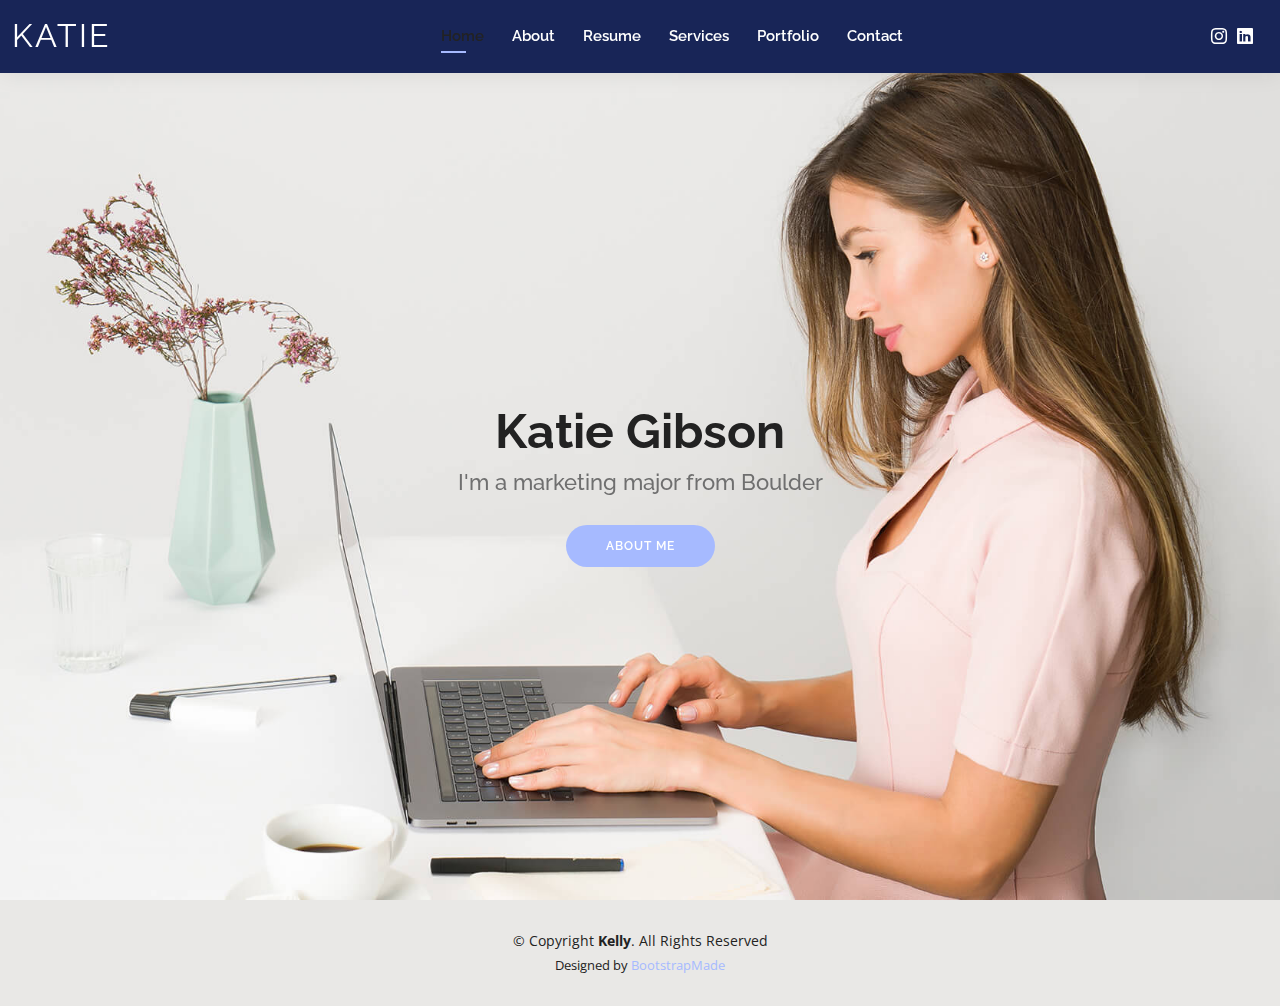
<file: index.html>
<!DOCTYPE html>
<html lang="en">

<head>
  <meta charset="utf-8">
  <meta content="width=device-width, initial-scale=1.0" name="viewport">

  <title>Katie Gibson - Home</title>
  <meta content="" name="description">
  <meta content="" name="keywords">

  <!-- Favicons -->
  <link href="img/favicon.png" rel="icon">
  <link href="img/apple-touch-icon.png" rel="apple-touch-icon">

  <!-- Google Fonts -->
  <link href="https://fonts.googleapis.com/css?family=Open+Sans:300,300i,400,400i,600,600i,700,700i|Raleway:300,300i,400,400i,500,500i,600,600i,700,700i|Poppins:300,300i,400,400i,500,500i,600,600i,700,700i" rel="stylesheet">

  <!-- Vendor CSS Files -->
  <link href="vendor/aos/aos.css" rel="stylesheet">
  <link href="vendor/bootstrap/css/bootstrap.min.css" rel="stylesheet">
  <link href="vendor/bootstrap-icons/bootstrap-icons.css" rel="stylesheet">
  <link href="vendor/boxicons/css/boxicons.min.css" rel="stylesheet">
  <link href="vendor/glightbox/css/glightbox.min.css" rel="stylesheet">
  <link href="vendor/swiper/swiper-bundle.min.css" rel="stylesheet">

  <!-- Template Main CSS File -->
  <link href="css/style.css" rel="stylesheet">

  <!-- =======================================================
  * Template Name: Kelly
  * Updated: May 30 2023 with Bootstrap v5.3.0
  * Template URL: https://bootstrapmade.com/kelly-free-bootstrap-cv-resume-html-template/
  * Author: BootstrapMade.com
  * License: https://bootstrapmade.com/license/
  ======================================================== -->
</head>

<body>

  <!-- ======= Header ======= -->
  <header id="header" class="fixed-top">
    <div class="container-fluid d-flex justify-content-between align-items-center">

      <h1 class="logo me-auto me-lg-0"><a href="index.html">Katie</a></h1>
      <!-- Uncomment below if you prefer to use an image logo -->
      <!-- <a href="index.html" class="logo"><img src="img/logo.png" alt="" class="img-fluid"></a>-->

      <nav id="navbar" class="navbar order-last order-lg-0">
        <ul>
          <li><a class="active" href="index.html">Home</a></li>
          <li><a href="about.html">About</a></li>
          <li><a href="resume.html">Resume</a></li>
          <li><a href="services.html">Services</a></li>
          <li><a href="portfolio.html">Portfolio</a></li>
          <li><a href="contact.html">Contact</a></li>
        </ul>
        <i class="bi bi-list mobile-nav-toggle"></i>
      </nav><!-- .navbar -->

      <div class="header-social-links">
        <a href="https://www.instagram.com/__katiegibson/" class="instagram"><i class="bi bi-instagram"></i></a>
        <a href="https://www.linkedin.com/in/katie-gibson-3aa3541b3" class="linkedin"><i class="bi bi-linkedin"></i></i></a>
      </div>

    </div>

  </header><!-- End Header -->

  <!-- ======= Hero Section ======= -->
  <section id="hero" class="d-flex align-items-center">
    <div class="container d-flex flex-column align-items-center" data-aos="zoom-in" data-aos-delay="100">
      <h1>Katie Gibson</h1>
      <h2>I'm a marketing major from Boulder</h2>
      <a href="about.html" class="btn-about">About Me</a>
    </div>
  </section><!-- End Hero -->

  <!-- ======= Footer ======= -->
  <footer id="footer">
    <div class="container">
      <div class="copyright">
        &copy; Copyright <strong><span>Kelly</span></strong>. All Rights Reserved
      </div>
      <div class="credits">
        <!-- All the links in the footer should remain intact. -->
        <!-- You can delete the links only if you purchased the pro version. -->
        <!-- Licensing information: https://bootstrapmade.com/license/ -->
        <!-- Purchase the pro version with working PHP/AJAX contact form: https://bootstrapmade.com/kelly-free-bootstrap-cv-resume-html-template/ -->
        Designed by <a href="https://bootstrapmade.com/">BootstrapMade</a>
      </div>
    </div>
  </footer><!-- End  Footer -->

  <div id="preloader"></div>
  <a href="#" class="back-to-top d-flex align-items-center justify-content-center"><i class="bi bi-arrow-up-short"></i></a>

  <!-- Vendor JS Files -->
  <script src="vendor/purecounter/purecounter_vanilla.js"></script>
  <script src="vendor/aos/aos.js"></script>
  <script src="vendor/bootstrap/js/bootstrap.bundle.min.js"></script>
  <script src="vendor/glightbox/js/glightbox.min.js"></script>
  <script src="vendor/isotope-layout/isotope.pkgd.min.js"></script>
  <script src="vendor/swiper/swiper-bundle.min.js"></script>
  <script src="vendor/waypoints/noframework.waypoints.js"></script>
  <script src="vendor/php-email-form/validate.js"></script>

  <!-- Template Main JS File -->
  <script src="js/main.js"></script>

</body>

</html>
</file>
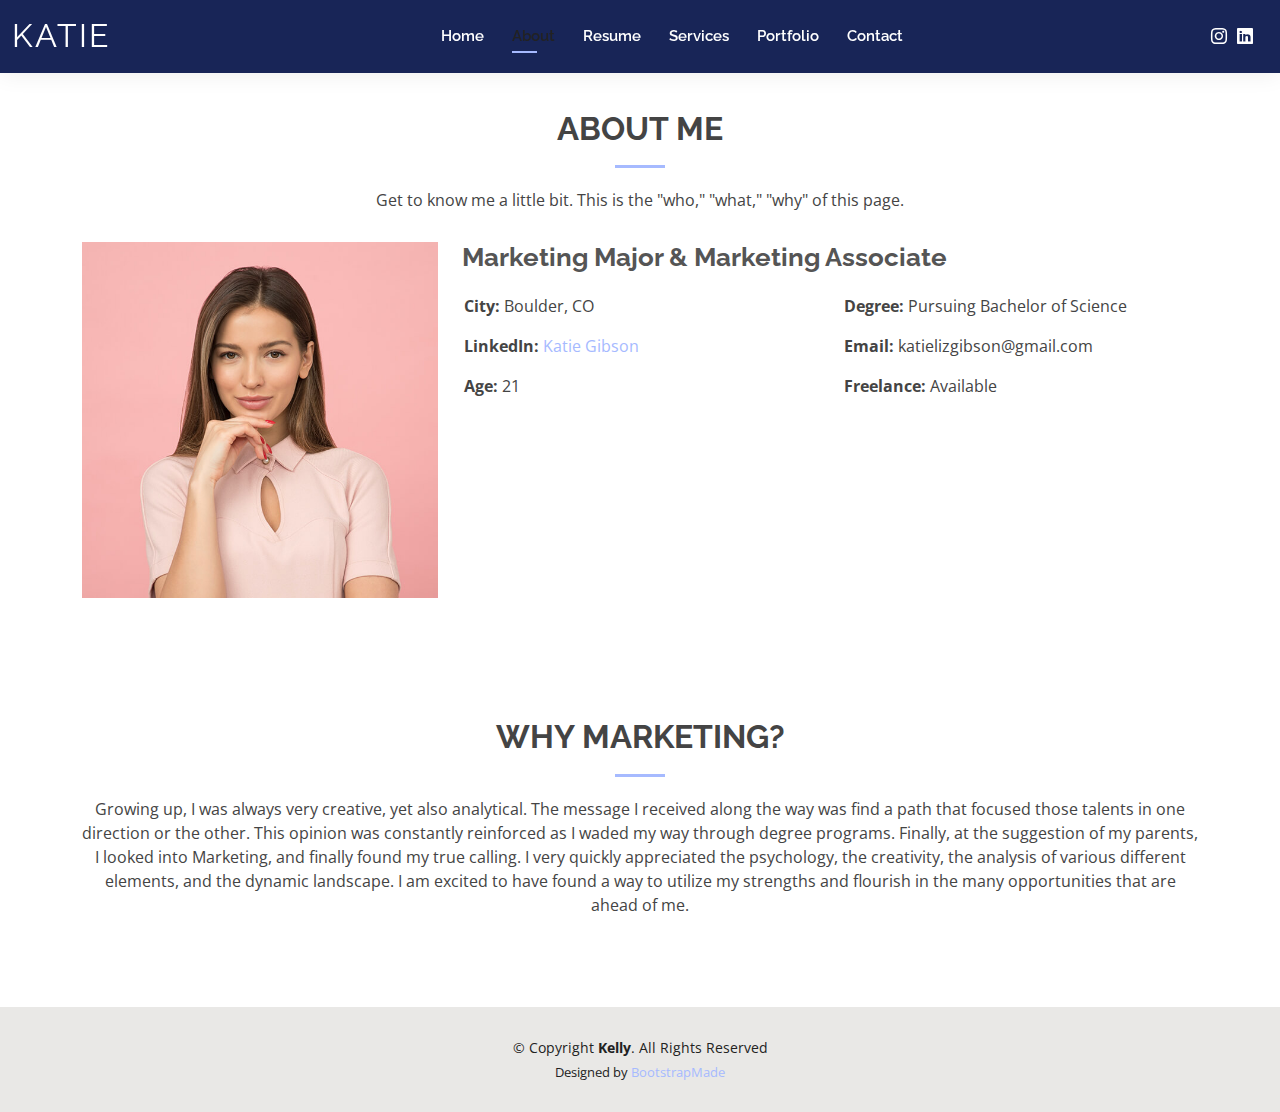
<file: about.html>
<!DOCTYPE html>
<html lang="en">

<head>
  <meta charset="utf-8">
  <meta content="width=device-width, initial-scale=1.0" name="viewport">

  <title>About - Katie Gibson</title>
  <meta content="" name="description">
  <meta content="" name="keywords">

  <!-- Favicons -->
  <link href="img/favicon.png" rel="icon">
  <link href="img/apple-touch-icon.png" rel="apple-touch-icon">

  <!-- Google Fonts -->
  <link href="https://fonts.googleapis.com/css?family=Open+Sans:300,300i,400,400i,600,600i,700,700i|Raleway:300,300i,400,400i,500,500i,600,600i,700,700i|Poppins:300,300i,400,400i,500,500i,600,600i,700,700i" rel="stylesheet">

  <!-- Vendor CSS Files -->
  <link href="vendor/aos/aos.css" rel="stylesheet">
  <link href="vendor/bootstrap/css/bootstrap.min.css" rel="stylesheet">
  <link href="vendor/bootstrap-icons/bootstrap-icons.css" rel="stylesheet">
  <link href="vendor/boxicons/css/boxicons.min.css" rel="stylesheet">
  <link href="vendor/glightbox/css/glightbox.min.css" rel="stylesheet">
  <link href="vendor/swiper/swiper-bundle.min.css" rel="stylesheet">

  <!-- Template Main CSS File -->
  <link href="css/style.css" rel="stylesheet">

  <!-- =======================================================
  * Template Name: Kelly
  * Updated: May 30 2023 with Bootstrap v5.3.0
  * Template URL: https://bootstrapmade.com/kelly-free-bootstrap-cv-resume-html-template/
  * Author: BootstrapMade.com
  * License: https://bootstrapmade.com/license/
  ======================================================== -->
</head>

<body>

  <!-- ======= Header ======= -->
  <header id="header" class="fixed-top">
    <div class="container-fluid d-flex justify-content-between align-items-center">

      <h1 class="logo me-auto me-lg-0"><a href="index.html">Katie</a></h1>
      <!-- Uncomment below if you prefer to use an image logo -->
      <!-- <a href="index.html" class="logo"><img src="img/logo.png" alt="" class="img-fluid"></a>-->

      <nav id="navbar" class="navbar order-last order-lg-0">
        <ul>
          <li><a href="index.html">Home</a></li>
          <li><a class="active" href="about.html">About</a></li>
          <li><a href="resume.html">Resume</a></li>
          <li><a href="services.html">Services</a></li>
          <li><a href="portfolio.html">Portfolio</a></li>
          <li><a href="contact.html">Contact</a></li>
        </ul>
        <i class="bi bi-list mobile-nav-toggle"></i>
      </nav><!-- .navbar -->

      <div class="header-social-links">
        <a href="https://www.instagram.com/__katiegibson/" class="instagram"><i class="bi bi-instagram"></i></a>
        <a href="https://www.linkedin.com/in/katie-gibson-3aa3541b3" class="linkedin"><i class="bi bi-linkedin"></i></i></a>
      </div>

    </div>

  </header><!-- End Header -->

  <main id="main">

    <!-- ======= About Section ======= -->
    <section id="about" class="about">
      <div class="container" data-aos="fade-up">

        <div class="section-title">
          <h2>About Me</h2>
          <p>Get to know me a little bit. This is the "who," "what," "why" of this page.</p>
        </div>

        <div class="row">
          <div class="col-lg-4">
            <img src="img/about.jpg" class="img-fluid" alt="">
          </div>
          <div class="col-lg-8 pt-4 pt-lg-0 content">
            <h3>Marketing Major &amp Marketing Associate</h3>
            <p class="fst-italic">
              
            </p>
            <div class="row">
              <div class="col-lg-6">
                <ul>
                  <li><i class="bi bi-rounded-right"></i> <strong>City:</strong> Boulder, CO</li>                  
                  <li><i class="bi bi-rounded-right"></i> <strong>LinkedIn:</strong> <a href="https://www.linkedin.com/in/katie-gibson-3aa3541b3/">Katie Gibson</a></li>
                  <li><i class="bi bi-rounded-right"></i> <strong>Age:</strong> 21</li>
                </ul>
              </div>
              <div class="col-lg-6">
                <ul>
                  <li><i class="bi bi-rounded-right"></i> <strong>Degree:</strong> Pursuing Bachelor of Science</li>
                  <li><i class="bi bi-rounded-right"></i> <strong>Email:</strong> katielizgibson@gmail.com</li>
                  <li><i class="bi bi-rounded-right"></i> <strong>Freelance:</strong> Available</li>
                </ul>
              </div>
            </div>
            <p>   </p>
          </div>
        </div>

      </div>
    </section><!-- End About Section -->

    <!-- ======= Why Marketing Section ======= -->
    <section id="skills" class="skills">
      <div class="container" data-aos="fade-up">

        <div class="section-title">
          <h2>Why Marketing?</h2>
          <p>Growing up, I was always very creative, yet also analytical. The message I received along the way was find a path that focused those talents in one direction or the other. This opinion was constantly reinforced as I waded my way through degree programs. Finally, at the suggestion of my parents, I looked into Marketing, and finally found my true calling. I very quickly appreciated the psychology, the creativity, the analysis of various different elements, and the dynamic landscape. I am excited to have found a way to utilize my strengths and flourish in the many opportunities that are ahead of me. </p>
        </div>

        <div class="row skills-content">

          <div class="col-lg-6">
              </div>
            </div>
          </div>
    </section><!-- End Skills Section -->

    <!-- ======= Facts Section ======= -->
<!--    <!section id="facts" class="facts">
      <!div class="container" data-aos="fade-up">

        <!div class="section-title">
          <!h2>Facts<!/h2>
          <!p>Magnam dolores commodi suscipit. Necessitatibus eius consequatur ex aliquid fuga eum quidem. Sit sint consectetur velit. Quisquam quos quisquam cupiditate. Et nemo qui impedit suscipit alias ea. Quia fugiat sit in iste officiis commodi quidem hic quas.<!/p>
        <!/div>

        <!div class="row counters">

          <!div class="col-lg-3 col-6 text-center">
            <!span data-purecounter-start="0" data-purecounter-end="232" data-purecounter-duration="1" class="purecounter"><!/span>
            <!p>Clients<!/p>
          <!/div>

          <!div class="col-lg-3 col-6 text-center">
            <!span data-purecounter-start="0" data-purecounter-end="521" data-purecounter-duration="1" class="purecounter"><!/span>
            <!p>Projects</!p>
          </!div>

          <!div class="col-lg-3 col-6 text-center">
            <!span data-purecounter-start="0" data-purecounter-end="1463" data-purecounter-duration="1" class="purecounter"></span>
            <!p>Hours Of Support<!/p>
          <!/div>

          <!div class="col-lg-3 col-6 text-center">
            <!span data-purecounter-start="0" data-purecounter-end="15" data-purecounter-duration="1" class="purecounter"><!/span>
            <!p>Hard Workers<!/p>
          <!/div>

        <!/div>

      <!/div> -->
    </section><!-- End Facts Section -->

    <!-- ======= Testimonials Section ======= -->
   <!-- <section id="testimonials" class="testimonials">
      <!div class="container" data-aos="fade-up">

        <!div class="section-title">
          <!h2>Testimonials<!/h2>
          <!p>Magnam dolores commodi suscipit. Necessitatibus eius consequatur ex aliquid fuga eum quidem. Sit sint consectetur velit. Quisquam quos quisquam cupiditate. Et nemo qui impedit suscipit alias ea. Quia fugiat sit in iste officiis commodi quidem hic quas.<!/p>
        <!/div>

        <!div class="testimonials-slider swiper" data-aos="fade-up" data-aos-delay="100">
          <!div class="swiper-wrapper">

            <!div class="swiper-slide">
              <!div class="testimonial-item">
                <!img src="img/testimonials/testimonials-1.jpg" class="testimonial-img" alt="">
                <!h3>Saul Goodman</!h3>
                <!h4>Ceo &amp; Founder<!/h4>
                <!p>
                  <!i class="bx bxs-quote-alt-left quote-icon-left"><!/i>
                  Proin iaculis purus consequat sem cure digni ssim donec porttitora entum suscipit rhoncus. Accusantium quam, ultricies eget id, aliquam eget nibh et. Maecen aliquam, risus at semper.
                  <!i class="bx bxs-quote-alt-right quote-icon-right"><!/i>
                </!p>
              </!div>
            </1div><!-- End testimonial item -->

          </!div>
          <!div class="swiper-pagination"></div>
        <!/div>

      </!div>
    </section><!-- End Testimonials Section -->

  </main><!-- End #main -->

  <!-- ======= Footer ======= -->
  <footer id="footer">
    <div class="container">
      <div class="copyright">
        &copy; Copyright <strong><span>Kelly</span></strong>. All Rights Reserved
      </div>
      <div class="credits">
        <!-- All the links in the footer should remain intact. -->
        <!-- You can delete the links only if you purchased the pro version. -->
        <!-- Licensing information: https://bootstrapmade.com/license/ -->
        <!-- Purchase the pro version with working PHP/AJAX contact form: https://bootstrapmade.com/kelly-free-bootstrap-cv-resume-html-template/ -->
        Designed by <a href="https://bootstrapmade.com/">BootstrapMade</a>
      </div>
    </div>
  </footer><!-- End  Footer -->

  <div id="preloader"></div>
  <a href="#" class="back-to-top d-flex align-items-center justify-content-center"><i class="bi bi-arrow-up-short"></i></a>

  <!-- Vendor JS Files -->
  <script src="vendor/purecounter/purecounter_vanilla.js"></script>
  <script src="vendor/aos/aos.js"></script>
  <script src="vendor/bootstrap/js/bootstrap.bundle.min.js"></script>
  <script src="vendor/glightbox/js/glightbox.min.js"></script>
  <script src="vendor/isotope-layout/isotope.pkgd.min.js"></script>
  <script src="vendor/swiper/swiper-bundle.min.js"></script>
  <script src="vendor/waypoints/noframework.waypoints.js"></script>
  <script src="vendor/php-email-form/validate.js"></script>

  <!-- Template Main JS File -->
  <script src="js/main.js"></script>

</body>

</html>
</file>
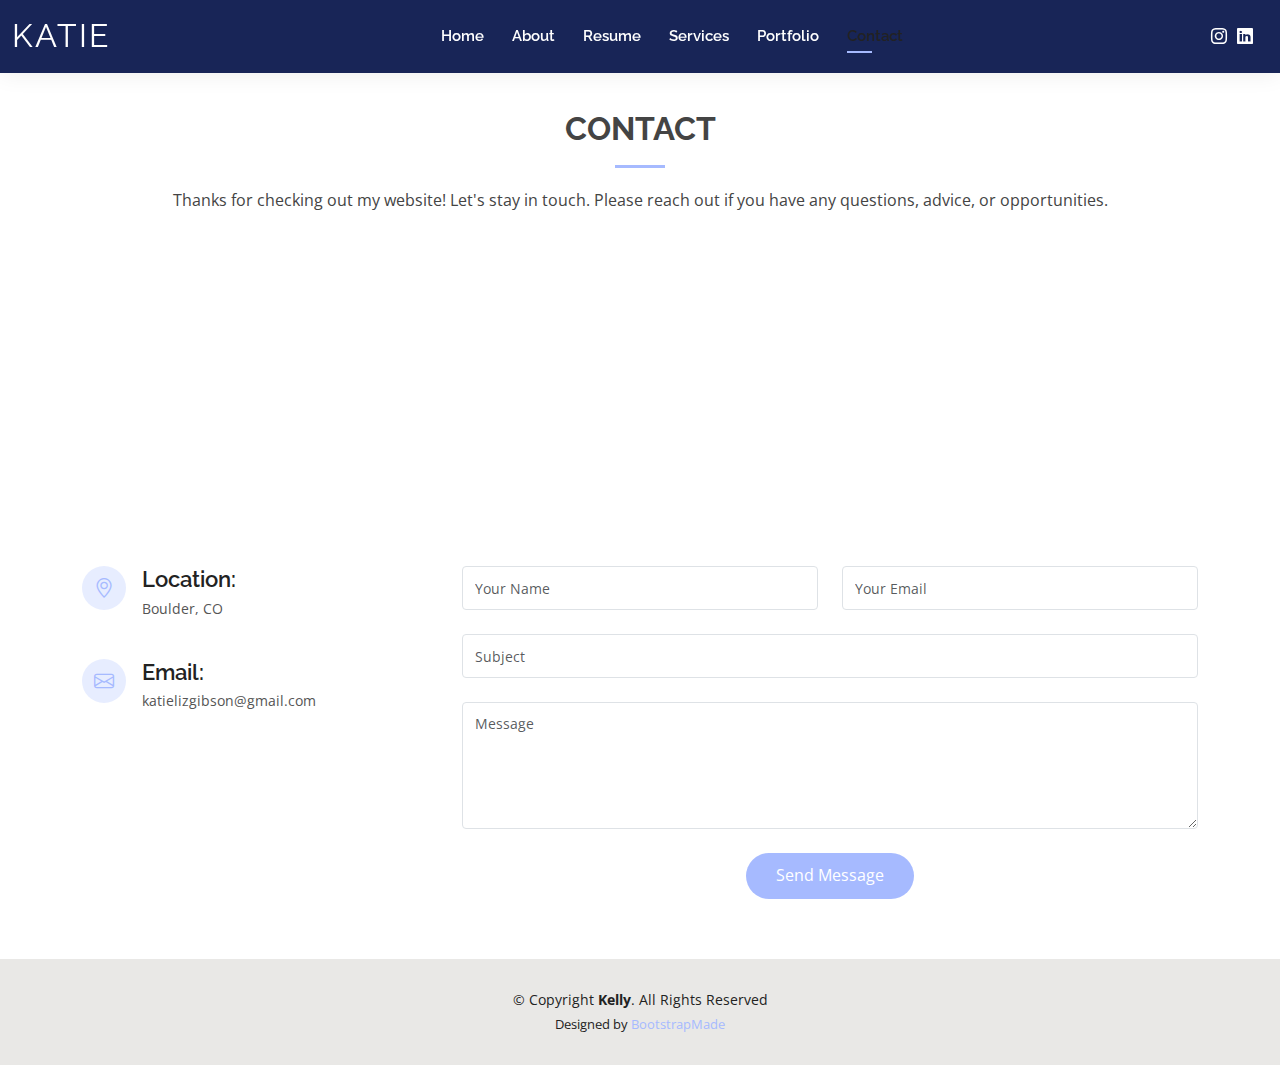
<file: contact.html>
<!DOCTYPE html>
<html lang="en">

<head>
  <meta charset="utf-8">
  <meta content="width=device-width, initial-scale=1.0" name="viewport">

  <title>Contact - Katie Gibson</title>
  <meta content="" name="description">
  <meta content="" name="keywords">

  <!-- Favicons -->
  <link href="img/favicon.png" rel="icon">
  <link href="img/apple-touch-icon.png" rel="apple-touch-icon">

  <!-- Google Fonts -->
  <link href="https://fonts.googleapis.com/css?family=Open+Sans:300,300i,400,400i,600,600i,700,700i|Raleway:300,300i,400,400i,500,500i,600,600i,700,700i|Poppins:300,300i,400,400i,500,500i,600,600i,700,700i" rel="stylesheet">

  <!-- Vendor CSS Files -->
  <link href="vendor/aos/aos.css" rel="stylesheet">
  <link href="vendor/bootstrap/css/bootstrap.min.css" rel="stylesheet">
  <link href="vendor/bootstrap-icons/bootstrap-icons.css" rel="stylesheet">
  <link href="vendor/boxicons/css/boxicons.min.css" rel="stylesheet">
  <link href="vendor/glightbox/css/glightbox.min.css" rel="stylesheet">
  <link href="vendor/swiper/swiper-bundle.min.css" rel="stylesheet">

  <!-- Template Main CSS File -->
  <link href="css/style.css" rel="stylesheet">

  <!-- =======================================================
  * Template Name: Kelly
  * Updated: May 30 2023 with Bootstrap v5.3.0
  * Template URL: https://bootstrapmade.com/kelly-free-bootstrap-cv-resume-html-template/
  * Author: BootstrapMade.com
  * License: https://bootstrapmade.com/license/
  ======================================================== -->
</head>

<body>

  <!-- ======= Header ======= -->
  <header id="header" class="fixed-top">
    <div class="container-fluid d-flex justify-content-between align-items-center">

      <h1 class="logo me-auto me-lg-0"><a href="index.html">Katie</a></h1>
      <!-- Uncomment below if you prefer to use an image logo -->
      <!-- <a href="index.html" class="logo"><img src="img/logo.png" alt="" class="img-fluid"></a>-->

      <nav id="navbar" class="navbar order-last order-lg-0">
        <ul>
          <li><a href="index.html">Home</a></li>
          <li><a href="about.html">About</a></li>
          <li><a href="resume.html">Resume</a></li>
          <li><a href="services.html">Services</a></li>
          <li><a href="portfolio.html">Portfolio</a></li>
          <li><a class="active" href="contact.html">Contact</a></li>
        </ul>
        <i class="bi bi-list mobile-nav-toggle"></i>
      </nav><!-- .navbar -->

      <div class="header-social-links">
        <a href="https://www.instagram.com/__katiegibson/" class="instagram"><i class="bi bi-instagram"></i></a>
        <a href="https://www.linkedin.com/in/katie-gibson-3aa3541b3" class="linkedin"><i class="bi bi-linkedin"></i></i></a>
      </div>

    </div>

  </header><!-- End Header -->

  <main id="main">

    <!-- ======= Contact Section ======= -->
    <section id="contact" class="contact">
      <div class="container" data-aos="fade-up">

        <div class="section-title">
          <h2>Contact</h2>
          <p>Thanks for checking out my website! Let's stay in touch. Please reach out if you have any questions, advice, or opportunities.</p>
        </div>

        <div>
          <iframe style="border:0; width: 100%; height: 270px;" src="https://www.google.com/maps/d/embed?mid=1YW_sr--7BGV6emS3hwsWZXBct_E&hl=en&ehbc=2E312F" width="640" height="480" frameborder="0" allowfullscreen></iframe>
        </div>

        <div class="row mt-5">

          <div class="col-lg-4">
            <div class="info">
              <div class="address">
                <i class="bi bi-geo-alt"></i>
                <h4>Location:</h4>
                <p>Boulder, CO</p>
              </div>

              <div class="email">
                <i class="bi bi-envelope"></i>
                <h4>Email:</h4>
                <p>katielizgibson@gmail.com</p>
              </div>

            </div>

          </div>

          <div class="col-lg-8 mt-5 mt-lg-0">

            <form action="forms/contact.php" method="post" role="form" class="php-email-form">
              <div class="row">
                <div class="col-md-6 form-group">
                  <input type="text" name="name" class="form-control" id="name" placeholder="Your Name" required>
                </div>
                <div class="col-md-6 form-group mt-3 mt-md-0">
                  <input type="email" class="form-control" name="email" id="email" placeholder="Your Email" required>
                </div>
              </div>
              <div class="form-group mt-3">
                <input type="text" class="form-control" name="subject" id="subject" placeholder="Subject" required>
              </div>
              <div class="form-group mt-3">
                <textarea class="form-control" name="message" rows="5" placeholder="Message" required></textarea>
              </div>
              <div class="my-3">
                <div class="loading">Loading</div>
                <div class="error-message"></div>
                <div class="sent-message">Your message has been sent. Thank you!</div>
              </div>
              <div class="text-center"><button type="submit">Send Message</button></div>
            </form>

          </div>

        </div>

      </div>
    </section><!-- End Contact Section -->

  </main><!-- End #main -->

  <!-- ======= Footer ======= -->
  <footer id="footer">
    <div class="container">
      <div class="copyright">
        &copy; Copyright <strong><span>Kelly</span></strong>. All Rights Reserved
      </div>
      <div class="credits">
        <!-- All the links in the footer should remain intact. -->
        <!-- You can delete the links only if you purchased the pro version. -->
        <!-- Licensing information: https://bootstrapmade.com/license/ -->
        <!-- Purchase the pro version with working PHP/AJAX contact form: https://bootstrapmade.com/kelly-free-bootstrap-cv-resume-html-template/ -->
        Designed by <a href="https://bootstrapmade.com/">BootstrapMade</a>
      </div>
    </div>
  </footer><!-- End  Footer -->

  <div id="preloader"></div>
  <a href="#" class="back-to-top d-flex align-items-center justify-content-center"><i class="bi bi-arrow-up-short"></i></a>

  <!-- Vendor JS Files -->
  <script src="vendor/purecounter/purecounter_vanilla.js"></script>
  <script src="vendor/aos/aos.js"></script>
  <script src="vendor/bootstrap/js/bootstrap.bundle.min.js"></script>
  <script src="vendor/glightbox/js/glightbox.min.js"></script>
  <script src="vendor/isotope-layout/isotope.pkgd.min.js"></script>
  <script src="vendor/swiper/swiper-bundle.min.js"></script>
  <script src="vendor/waypoints/noframework.waypoints.js"></script>
  <script src="vendor/php-email-form/validate.js"></script>

  <!-- Template Main JS File -->
  <script src="js/main.js"></script>

</body>

</html>
</file>
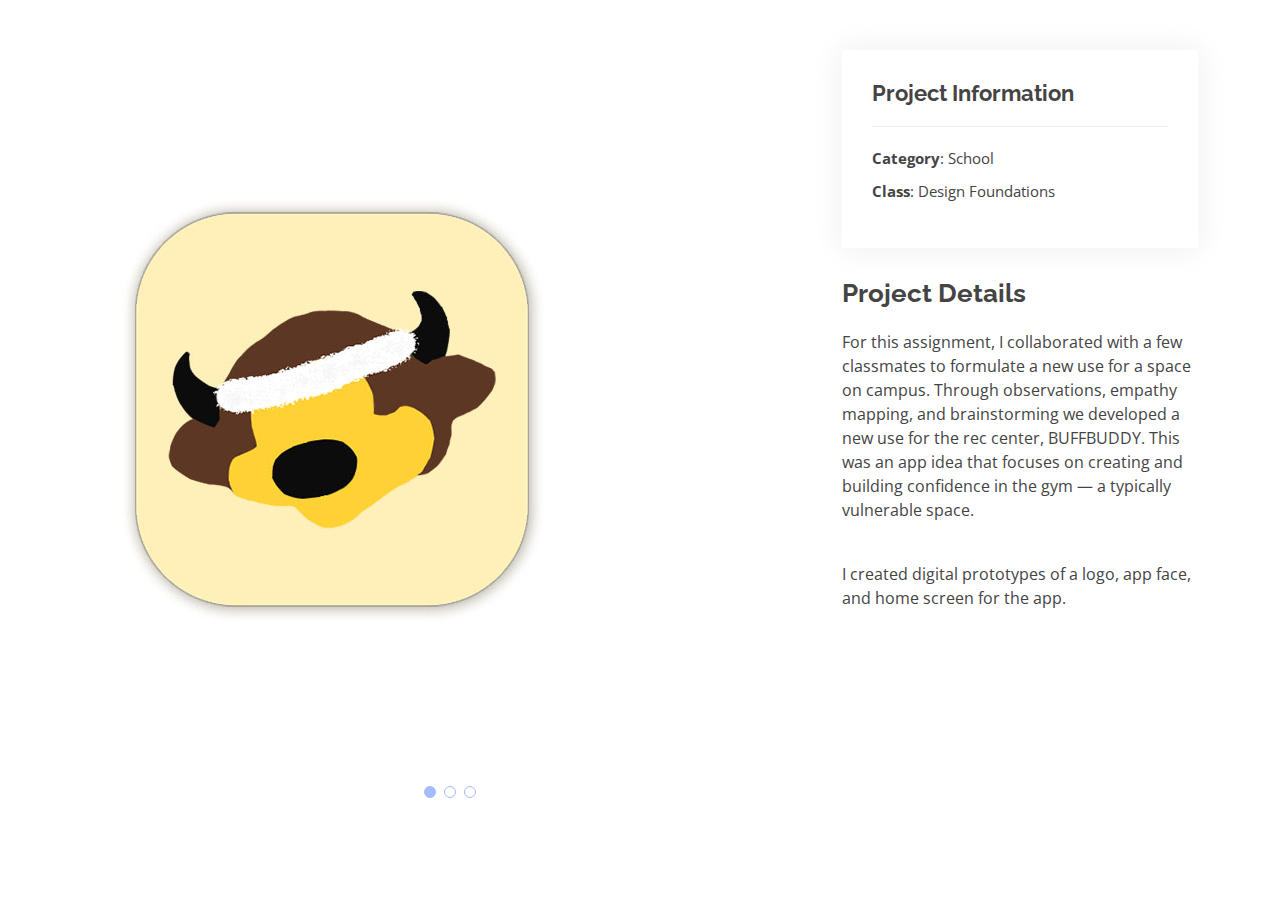
<file: portfolio-details-buff.html>
<!DOCTYPE html>
<html lang="en">

<head>
  <meta charset="utf-8">
  <meta content="width=device-width, initial-scale=1.0" name="viewport">

  <title>Buff Buddy Design Challenge Details - Katie Gibson</title>
  <meta content="" name="description">
  <meta content="" name="keywords">

  <!-- Favicons -->
  <link href="img/favicon.png" rel="icon">
  <link href="img/apple-touch-icon.png" rel="apple-touch-icon">

  <!-- Google Fonts -->
  <link href="https://fonts.googleapis.com/css?family=Open+Sans:300,300i,400,400i,600,600i,700,700i|Raleway:300,300i,400,400i,500,500i,600,600i,700,700i|Poppins:300,300i,400,400i,500,500i,600,600i,700,700i" rel="stylesheet">

  <!-- Vendor CSS Files -->
  <link href="vendor/aos/aos.css" rel="stylesheet">
  <link href="vendor/bootstrap/css/bootstrap.min.css" rel="stylesheet">
  <link href="vendor/bootstrap-icons/bootstrap-icons.css" rel="stylesheet">
  <link href="vendor/boxicons/css/boxicons.min.css" rel="stylesheet">
  <link href="vendor/glightbox/css/glightbox.min.css" rel="stylesheet">
  <link href="vendor/swiper/swiper-bundle.min.css" rel="stylesheet">

  <!-- Template Main CSS File -->
  <link href="css/style.css" rel="stylesheet">

  <!-- =======================================================
  * Template Name: Kelly
  * Updated: May 30 2023 with Bootstrap v5.3.0
  * Template URL: https://bootstrapmade.com/kelly-free-bootstrap-cv-resume-html-template/
  * Author: BootstrapMade.com
  * License: https://bootstrapmade.com/license/
  ======================================================== -->
</head>

<body>

  <main id="main">

    <!-- ======= Portfolio Details Section ======= -->
    <section id="portfolio-details" class="portfolio-details">
      <div class="container">

        <div class="row gy-4">

          <div class="col-lg-8">
            <div class="portfolio-details-slider swiper">
              <div class="swiper-wrapper align-items-center">

                <div class="swiper-slide">
                  <img src="School/BUFFBUDDY app face copy.jpg" alt="" style="width:500px;height:auto;position:relative">
                </div>

                <div class="swiper-slide">
                  <img src="School/BUFFBUDDY home screen copy.jpg" alt="" style="width:440px;height:auto;position:relative">
                </div>

                <div class="swiper-slide">
                  <img src="School/BUFFBUDDY app home copy.jpg" alt="" style="width:440px;height:auto;position:relative">
                </div>

              </div>
              <div class="swiper-pagination"></div>
            </div>
          </div>

          <div class="col-lg-4">
            <div class="portfolio-info">
              <h3>Project Information</h3>
              <ul>
                <li><strong>Category</strong>: School</li>
                <li><strong>Class</strong>: Design Foundations</li>

              </ul>
            </div>
            <div class="portfolio-description">
              <h2>Project Details</h2>
              <p> For this assignment, I collaborated with a few classmates to formulate a new use for a space on campus. Through observations, empathy mapping, and brainstorming we developed a new use for the rec center, BUFFBUDDY. This was an app idea that focuses on creating and building confidence in the gym — a typically vulnerable space. </p>
            <br>
              I created digital prototypes of a logo, app face, and home screen for the app.
            </div>
          </div>

        </div>

      </div>
    </section><!-- End Portfolio Details Section -->

  </main><!-- End #main -->

  <div id="preloader"></div>
  <a href="#" class="back-to-top d-flex align-items-center justify-content-center"><i class="bi bi-arrow-up-short"></i></a>

  <!-- Vendor JS Files -->
  <script src="vendor/purecounter/purecounter_vanilla.js"></script>
  <script src="vendor/aos/aos.js"></script>
  <script src="vendor/bootstrap/js/bootstrap.bundle.min.js"></script>
  <script src="vendor/glightbox/js/glightbox.min.js"></script>
  <script src="vendor/isotope-layout/isotope.pkgd.min.js"></script>
  <script src="vendor/swiper/swiper-bundle.min.js"></script>
  <script src="vendor/waypoints/noframework.waypoints.js"></script>
  <script src="vendor/php-email-form/validate.js"></script>

  <!-- Template Main JS File -->
  <script src="js/main.js"></script>

</body>

</html>
</file>
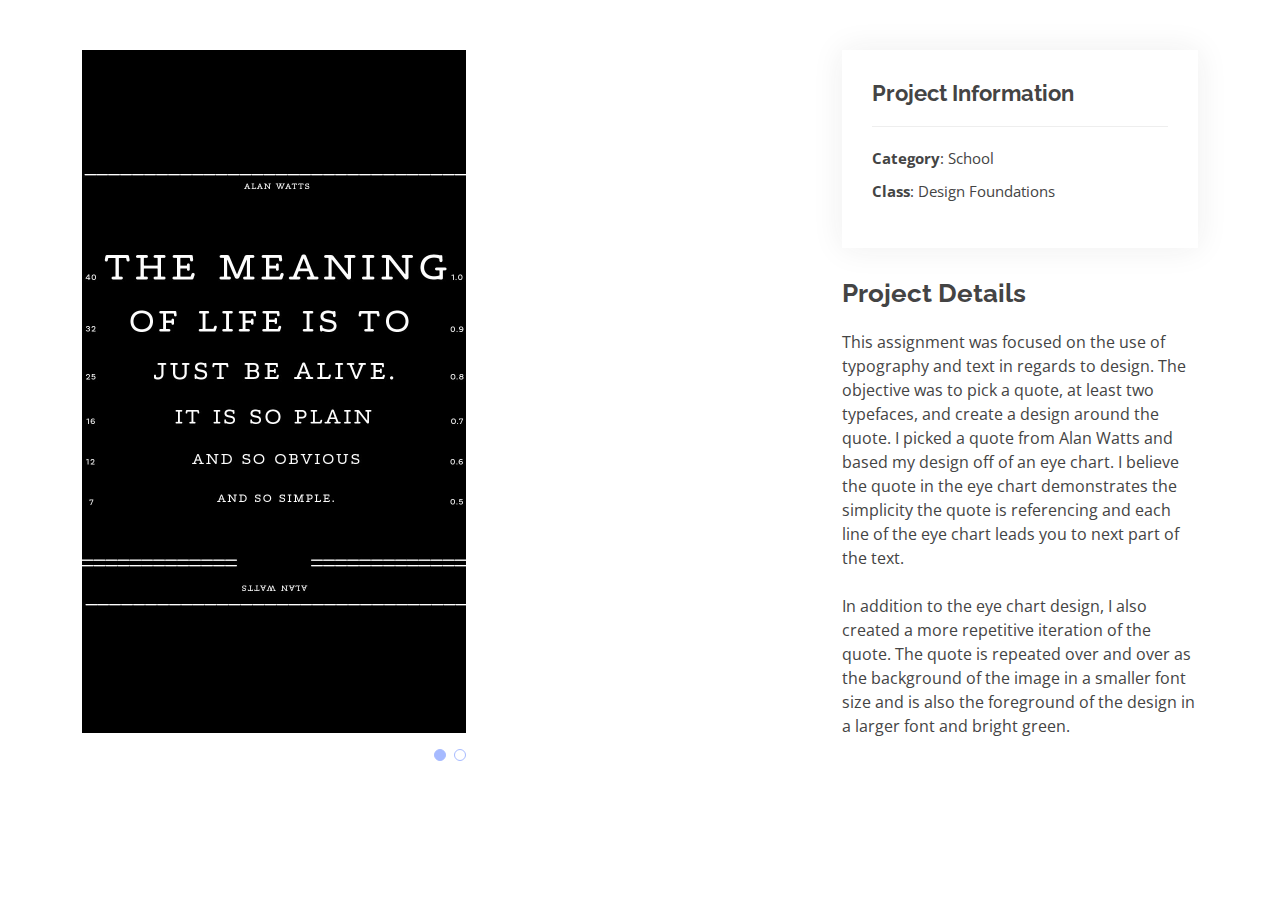
<file: portfolio-details-dc7.html>
<!DOCTYPE html>
<html lang="en">

<head>
  <meta charset="utf-8">
  <meta content="width=device-width, initial-scale=1.0" name="viewport">

  <title>Quote Design Challenge Details - Katie Gibson</title>
  <meta content="" name="description">
  <meta content="" name="keywords">

  <!-- Favicons -->
  <link href="img/favicon.png" rel="icon">
  <link href="img/apple-touch-icon.png" rel="apple-touch-icon">

  <!-- Google Fonts -->
  <link href="https://fonts.googleapis.com/css?family=Open+Sans:300,300i,400,400i,600,600i,700,700i|Raleway:300,300i,400,400i,500,500i,600,600i,700,700i|Poppins:300,300i,400,400i,500,500i,600,600i,700,700i" rel="stylesheet">

  <!-- Vendor CSS Files -->
  <link href="vendor/aos/aos.css" rel="stylesheet">
  <link href="vendor/bootstrap/css/bootstrap.min.css" rel="stylesheet">
  <link href="vendor/bootstrap-icons/bootstrap-icons.css" rel="stylesheet">
  <link href="vendor/boxicons/css/boxicons.min.css" rel="stylesheet">
  <link href="vendor/glightbox/css/glightbox.min.css" rel="stylesheet">
  <link href="vendor/swiper/swiper-bundle.min.css" rel="stylesheet">

  <!-- Template Main CSS File -->
  <link href="css/style.css" rel="stylesheet">

  <!-- =======================================================
  * Template Name: Kelly
  * Updated: May 30 2023 with Bootstrap v5.3.0
  * Template URL: https://bootstrapmade.com/kelly-free-bootstrap-cv-resume-html-template/
  * Author: BootstrapMade.com
  * License: https://bootstrapmade.com/license/
  ======================================================== -->
</head>

<body>

  <main id="main">

    <!-- ======= Portfolio Details Section ======= -->
    <section id="portfolio-details" class="portfolio-details">
      <div class="container">

        <div class="row gy-4">

          <div class="col-lg-8">
            <div class="portfolio-details-slider swiper">
              <div class="swiper-wrapper align-items-center">

                <div class="swiper-slide">
                  <img src="School/Challenge7 pt.1 copy.jpg" alt="" style="width:384px;height:auto;">
                </div>

                <div class="swiper-slide">
                  <img src="School/Challenge7 pt.2 copy.jpg" alt="" style="width:384px;height:auto;">
                </div>

              </div>
              <div class="swiper-pagination"></div>
            </div>
          </div>

          <div class="col-lg-4">
            <div class="portfolio-info">
              <h3>Project Information</h3>
              <ul>
                <li><strong>Category</strong>: School</li>
                <li><strong>Class</strong>: Design Foundations</li>

              </ul>
            </div>
            <div class="portfolio-description">
              <h2>Project Details</h2>
              <p> This assignment was focused on the use of typography and text in regards to design. The objective was to pick a quote, at least two typefaces, and create a design around the quote.
                I picked a quote from Alan Watts and based my design off of an eye chart. I believe the quote in the eye chart demonstrates the simplicity the quote is referencing and each line of the eye
                chart leads you to next part of the text.
                <br>
                <br>
                In addition to the eye chart design, I also created a more repetitive iteration of the quote. The quote is repeated over and over as the background of the image in a smaller font size and is also
                the foreground of the design in a larger font and bright green. 
              </p>
            </div>
          </div>

        </div>

      </div>
    </section><!-- End Portfolio Details Section -->

  </main><!-- End #main -->

  <div id="preloader"></div>
  <a href="#" class="back-to-top d-flex align-items-center justify-content-center"><i class="bi bi-arrow-up-short"></i></a>

  <!-- Vendor JS Files -->
  <script src="vendor/purecounter/purecounter_vanilla.js"></script>
  <script src="vendor/aos/aos.js"></script>
  <script src="vendor/bootstrap/js/bootstrap.bundle.min.js"></script>
  <script src="vendor/glightbox/js/glightbox.min.js"></script>
  <script src="vendor/isotope-layout/isotope.pkgd.min.js"></script>
  <script src="vendor/swiper/swiper-bundle.min.js"></script>
  <script src="vendor/waypoints/noframework.waypoints.js"></script>
  <script src="vendor/php-email-form/validate.js"></script>

  <!-- Template Main JS File -->
  <script src="js/main.js"></script>

</body>

</html>
</file>
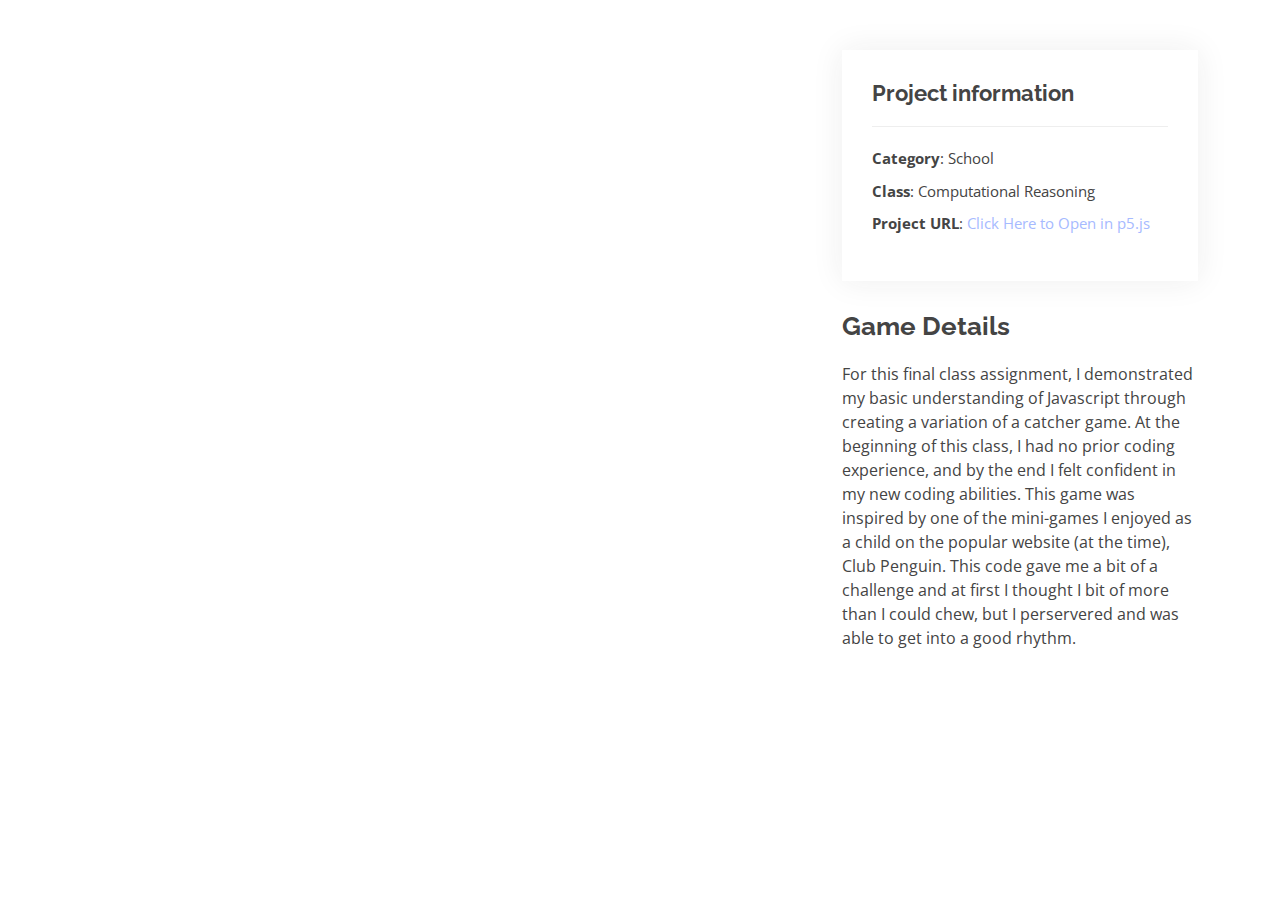
<file: portfolio-details-hls.html>
<!DOCTYPE html>
<html lang="en">

<head>
  <meta charset="utf-8">
  <meta content="width=device-width, initial-scale=1.0" name="viewport">

  <title>Hook Line & Sinker Game Details - Katie Gibson</title>
  <meta content="" name="description">
  <meta content="" name="keywords">

  <!-- Favicons -->
  <link href="img/favicon.png" rel="icon">
  <link href="img/apple-touch-icon.png" rel="apple-touch-icon">

  <!-- Google Fonts -->
  <link href="https://fonts.googleapis.com/css?family=Open+Sans:300,300i,400,400i,600,600i,700,700i|Raleway:300,300i,400,400i,500,500i,600,600i,700,700i|Poppins:300,300i,400,400i,500,500i,600,600i,700,700i" rel="stylesheet">

  <!-- Vendor CSS Files -->
  <link href="vendor/aos/aos.css" rel="stylesheet">
  <link href="vendor/bootstrap/css/bootstrap.min.css" rel="stylesheet">
  <link href="vendor/bootstrap-icons/bootstrap-icons.css" rel="stylesheet">
  <link href="vendor/boxicons/css/boxicons.min.css" rel="stylesheet">
  <link href="vendor/glightbox/css/glightbox.min.css" rel="stylesheet">
  <link href="vendor/swiper/swiper-bundle.min.css" rel="stylesheet">

  <!-- Template Main CSS File -->
  <link href="css/style.css" rel="stylesheet">

  <!-- =======================================================
  * Template Name: Kelly
  * Updated: May 30 2023 with Bootstrap v5.3.0
  * Template URL: https://bootstrapmade.com/kelly-free-bootstrap-cv-resume-html-template/
  * Author: BootstrapMade.com
  * License: https://bootstrapmade.com/license/
  ======================================================== -->
</head>

<body>

  <main id="main">

    <!-- ======= Portfolio Details Section ======= -->
    <section id="portfolio-details" class="portfolio-details">
      <div class="container">

        <div class="row gy-4">

          <div class="col-lg-8">
            <div class="portfolio-details-slider swiper">
              <div class="swiper-wrapper align-items-center">

                <!div class="swiper-slide">
                  <iframe width="700" height="450" src="https://editor.p5js.org/katie.gibson/full/tXUM1zuGz"></iframe>
                </!div>

              </div>
              <div class="swiper-pagination"></div>
            </div>
          </div>

          <div class="col-lg-4">
            <div class="portfolio-info">
              <h3>Project information</h3>
              <ul>
                <li><strong>Category</strong>: School</li>
                <li><strong>Class</strong>: Computational Reasoning</li>
                <li><strong>Project URL</strong>: <a href="https://editor.p5js.org/katie.gibson/full/tXUM1zuGz">Click Here to Open in p5.js</a></li>
              </ul>
            </div>
            <div class="portfolio-description">
              <h2>Game Details</h2>
              <p>
For this final class assignment, I demonstrated my basic understanding of Javascript through creating a variation of a catcher game. At the beginning of this class, I had no prior
              coding experience, and by the end I felt confident in my new coding abilities. This game was inspired by one of the mini-games I enjoyed as a child on the popular website (at the time),
                Club Penguin. This code gave me a bit of a challenge and at first I thought I bit of more than I could chew, but I perservered and was able to get into a good rhythm.
              </p>
            </div>
          </div>

        </div>

      </div>
    </section><!-- End Portfolio Details Section -->

  </main><!-- End #main -->

  <div id="preloader"></div>
  <a href="#" class="back-to-top d-flex align-items-center justify-content-center"><i class="bi bi-arrow-up-short"></i></a>

  <!-- Vendor JS Files -->
  <script src="vendor/purecounter/purecounter_vanilla.js"></script>
  <script src="vendor/aos/aos.js"></script>
  <script src="vendor/bootstrap/js/bootstrap.bundle.min.js"></script>
  <script src="vendor/glightbox/js/glightbox.min.js"></script>
  <script src="vendor/isotope-layout/isotope.pkgd.min.js"></script>
  <script src="vendor/swiper/swiper-bundle.min.js"></script>
  <script src="vendor/waypoints/noframework.waypoints.js"></script>
  <script src="vendor/php-email-form/validate.js"></script>

  <!-- Template Main JS File -->
  <script src="js/main.js"></script>

</body>

</html>
</file>
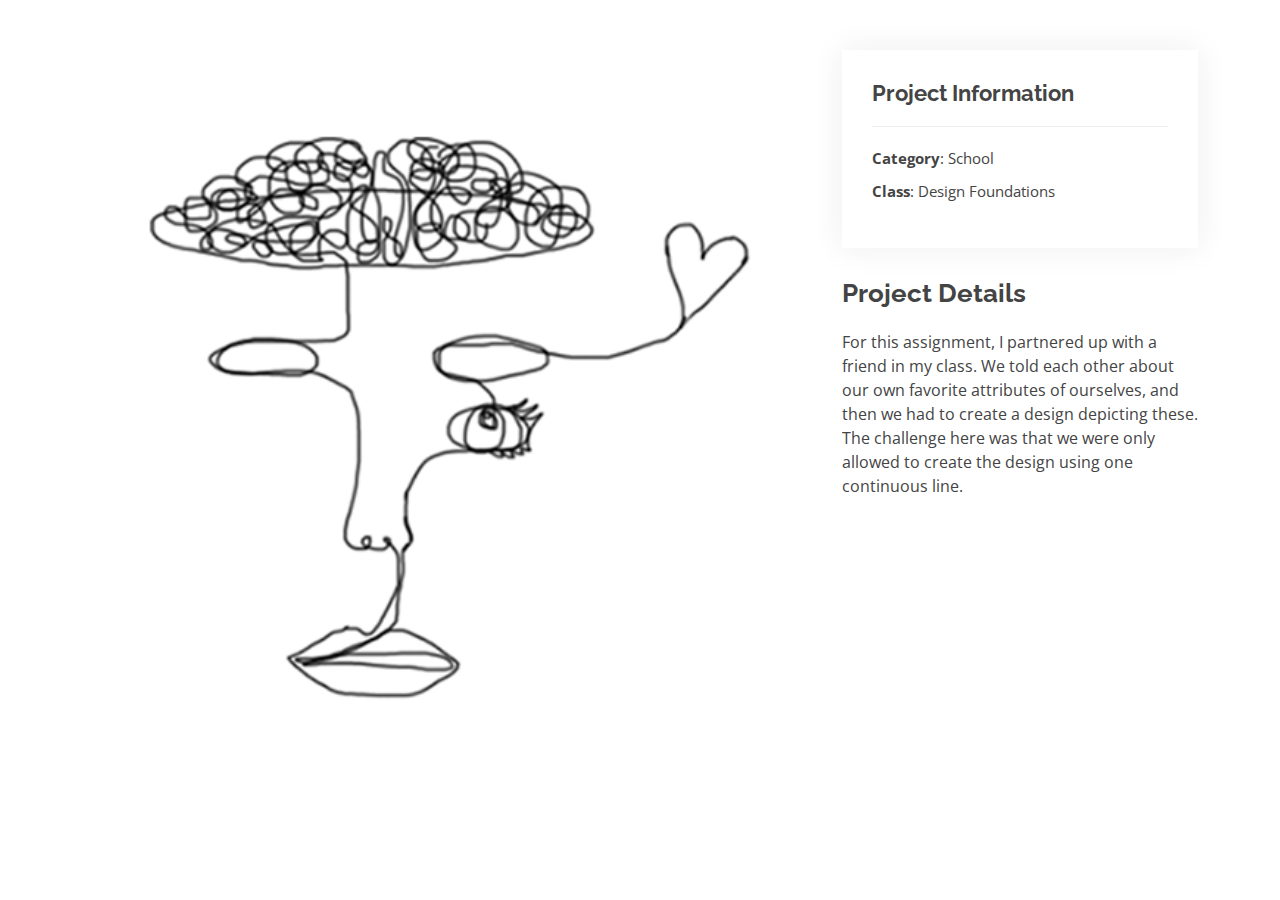
<file: portfolio-details-l2.html>
<!DOCTYPE html>
<html lang="en">

<head>
  <meta charset="utf-8">
  <meta content="width=device-width, initial-scale=1.0" name="viewport">

  <title>One Line Design Challenge Details - Katie Gibson</title>
  <meta content="" name="description">
  <meta content="" name="keywords">

  <!-- Favicons -->
  <link href="img/favicon.png" rel="icon">
  <link href="img/apple-touch-icon.png" rel="apple-touch-icon">

  <!-- Google Fonts -->
  <link href="https://fonts.googleapis.com/css?family=Open+Sans:300,300i,400,400i,600,600i,700,700i|Raleway:300,300i,400,400i,500,500i,600,600i,700,700i|Poppins:300,300i,400,400i,500,500i,600,600i,700,700i" rel="stylesheet">

  <!-- Vendor CSS Files -->
  <link href="vendor/aos/aos.css" rel="stylesheet">
  <link href="vendor/bootstrap/css/bootstrap.min.css" rel="stylesheet">
  <link href="vendor/bootstrap-icons/bootstrap-icons.css" rel="stylesheet">
  <link href="vendor/boxicons/css/boxicons.min.css" rel="stylesheet">
  <link href="vendor/glightbox/css/glightbox.min.css" rel="stylesheet">
  <link href="vendor/swiper/swiper-bundle.min.css" rel="stylesheet">

  <!-- Template Main CSS File -->
  <link href="css/style.css" rel="stylesheet">

  <!-- =======================================================
  * Template Name: Kelly
  * Updated: May 30 2023 with Bootstrap v5.3.0
  * Template URL: https://bootstrapmade.com/kelly-free-bootstrap-cv-resume-html-template/
  * Author: BootstrapMade.com
  * License: https://bootstrapmade.com/license/
  ======================================================== -->
</head>

<body>

  <main id="main">

    <!-- ======= Portfolio Details Section ======= -->
    <section id="portfolio-details" class="portfolio-details">
      <div class="container">

        <div class="row gy-4">

          <div class="col-lg-8">
            <div class="portfolio-details-slider swiper">
              <div class="swiper-wrapper align-items-center">

                <!div class="swiper-slide">
                  <img src="School/Logo2 copy.png" alt="">
                <!/div>

              </div>
              <div class="swiper-pagination"></div>
            </div>
          </div>

          <div class="col-lg-4">
            <div class="portfolio-info">
              <h3>Project Information</h3>
              <ul>
                <li><strong>Category</strong>: School</li>
                <li><strong>Class</strong>: Design Foundations</li>

              </ul>
            </div>
            <div class="portfolio-description">
              <h2>Project Details</h2>
              <p> For this assignment, I partnered up with a friend in my class. We told each other about our own favorite attributes of ourselves, and then we had to create a design depicting these. The challenge here was that we were only allowed to create the design using one continuous line.
              </p>
            </div>
          </div>

        </div>

      </div>
    </section><!-- End Portfolio Details Section -->

  </main><!-- End #main -->

  <div id="preloader"></div>
  <a href="#" class="back-to-top d-flex align-items-center justify-content-center"><i class="bi bi-arrow-up-short"></i></a>

  <!-- Vendor JS Files -->
  <script src="vendor/purecounter/purecounter_vanilla.js"></script>
  <script src="vendor/aos/aos.js"></script>
  <script src="vendor/bootstrap/js/bootstrap.bundle.min.js"></script>
  <script src="vendor/glightbox/js/glightbox.min.js"></script>
  <script src="vendor/isotope-layout/isotope.pkgd.min.js"></script>
  <script src="vendor/swiper/swiper-bundle.min.js"></script>
  <script src="vendor/waypoints/noframework.waypoints.js"></script>
  <script src="vendor/php-email-form/validate.js"></script>

  <!-- Template Main JS File -->
  <script src="js/main.js"></script>

</body>

</html>
</file>
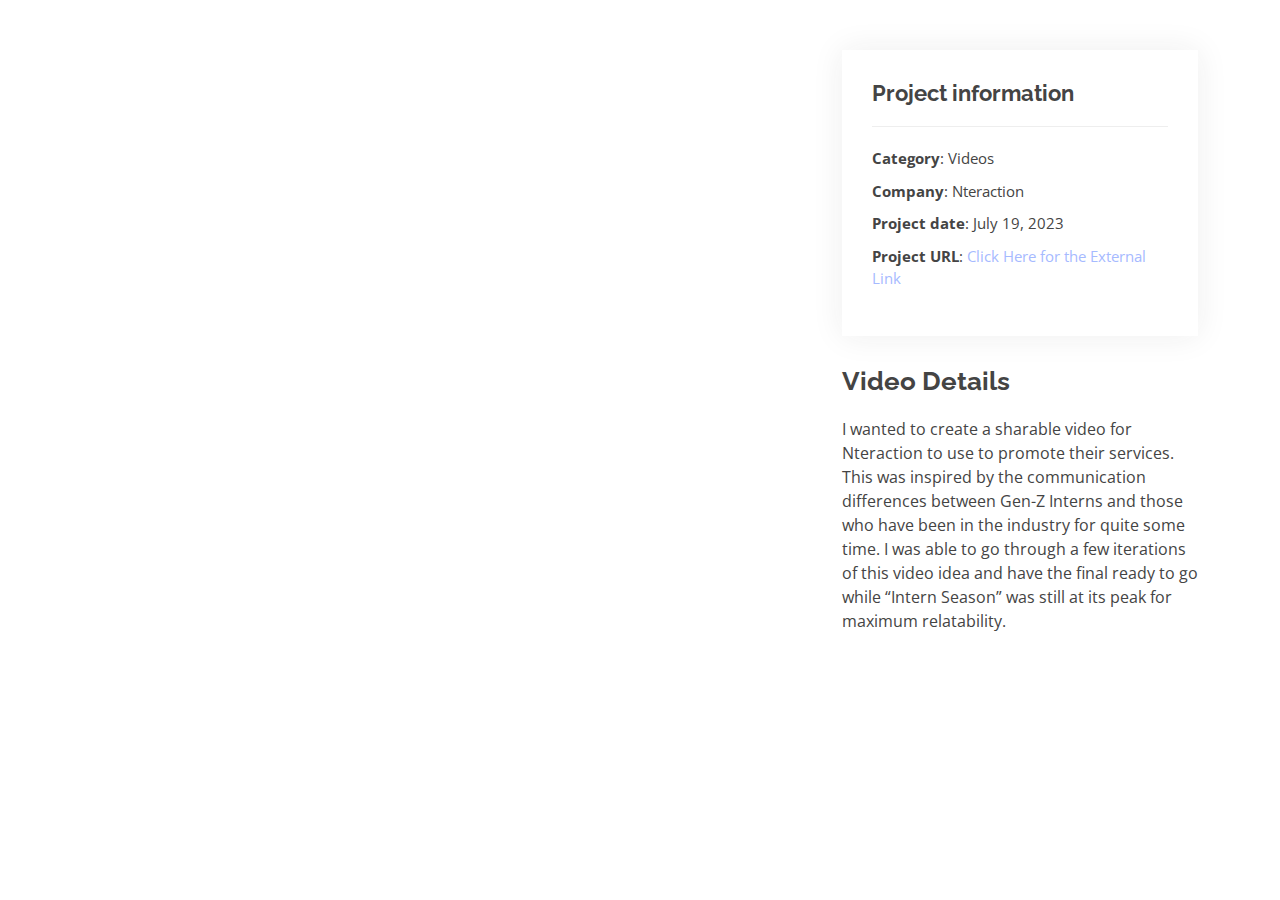
<file: portfolio-details-lit.html>
<!DOCTYPE html>
<html lang="en">

<head>
  <meta charset="utf-8">
  <meta content="width=device-width, initial-scale=1.0" name="viewport">

  <title>Lost in Translation Details - Katie Gibson</title>
  <meta content="" name="description">
  <meta content="" name="keywords">

  <!-- Favicons -->
  <link href="img/favicon.png" rel="icon">
  <link href="img/apple-touch-icon.png" rel="apple-touch-icon">

  <!-- Google Fonts -->
  <link href="https://fonts.googleapis.com/css?family=Open+Sans:300,300i,400,400i,600,600i,700,700i|Raleway:300,300i,400,400i,500,500i,600,600i,700,700i|Poppins:300,300i,400,400i,500,500i,600,600i,700,700i" rel="stylesheet">

  <!-- Vendor CSS Files -->
  <link href="vendor/aos/aos.css" rel="stylesheet">
  <link href="vendor/bootstrap/css/bootstrap.min.css" rel="stylesheet">
  <link href="vendor/bootstrap-icons/bootstrap-icons.css" rel="stylesheet">
  <link href="vendor/boxicons/css/boxicons.min.css" rel="stylesheet">
  <link href="vendor/glightbox/css/glightbox.min.css" rel="stylesheet">
  <link href="vendor/swiper/swiper-bundle.min.css" rel="stylesheet">

  <!-- Template Main CSS File -->
  <link href="css/style.css" rel="stylesheet">

  <!-- =======================================================
  * Template Name: Kelly
  * Updated: May 30 2023 with Bootstrap v5.3.0
  * Template URL: https://bootstrapmade.com/kelly-free-bootstrap-cv-resume-html-template/
  * Author: BootstrapMade.com
  * License: https://bootstrapmade.com/license/
  ======================================================== -->
</head>

<body>

  <main id="main">

    <!-- ======= Portfolio Details Section ======= -->
    <section id="portfolio-details" class="portfolio-details">
      <div class="container">

        <div class="row gy-4">

          <div class="col-lg-8">
            <div class="portfolio-details-slider">
              <div class="swiper-wrapper align-items-center">

                <!div class="swiper-slide">                  
                    <iframe width="640" height="360" src="https://www.youtube.com/embed/7_B7Ol6CPU4" title="YouTube video player" frameborder="0" allow="accelerometer; autoplay; clipboard-write; encrypted-media; gyroscope; picture-in-picture; web-share" allowfullscreen></iframe>        
                <!/div>

              </div>
              <div class="swiper-pagination"></div>
            </div>
          </div>

          <div class="col-lg-4">
            <div class="portfolio-info">
              <h3>Project information</h3>
              <ul>
                <li><strong>Category</strong>: Videos</li>
                <li><strong>Company</strong>: Nteraction</li>
                <li><strong>Project date</strong>: July 19, 2023</li>
                <li><strong>Project URL</strong>: <a href="https://youtu.be/7_B7Ol6CPU4">Click Here for the External Link</a></li>
              </ul>
            </div>
            <div class="portfolio-description">
              <h2>Video Details</h2>
              <p>
                I wanted to create a sharable video for Nteraction to use to promote their services. This was inspired by the communication differences between Gen-Z Interns and those who have been in the industry for quite some time. I was able to go through a few iterations of this video idea and have the final ready to go while “Intern Season” was still at its peak for maximum relatability.
              </p>
            </div>
          </div>

        </div>

      </div>
    </section><!-- End Portfolio Details Section -->

  </main><!-- End #main -->

  <div id="preloader"></div>
  <a href="#" class="back-to-top d-flex align-items-center justify-content-center"><i class="bi bi-arrow-up-short"></i></a>

  <!-- Vendor JS Files -->
  <script src="vendor/purecounter/purecounter_vanilla.js"></script>
  <script src="vendor/aos/aos.js"></script>
  <script src="vendor/bootstrap/js/bootstrap.bundle.min.js"></script>
  <script src="vendor/glightbox/js/glightbox.min.js"></script>
  <script src="vendor/isotope-layout/isotope.pkgd.min.js"></script>
  <script src="vendor/swiper/swiper-bundle.min.js"></script>
  <script src="vendor/waypoints/noframework.waypoints.js"></script>
  <script src="vendor/php-email-form/validate.js"></script>

  <!-- Template Main JS File -->
  <script src="js/main.js"></script>

</body>

</html>
</file>
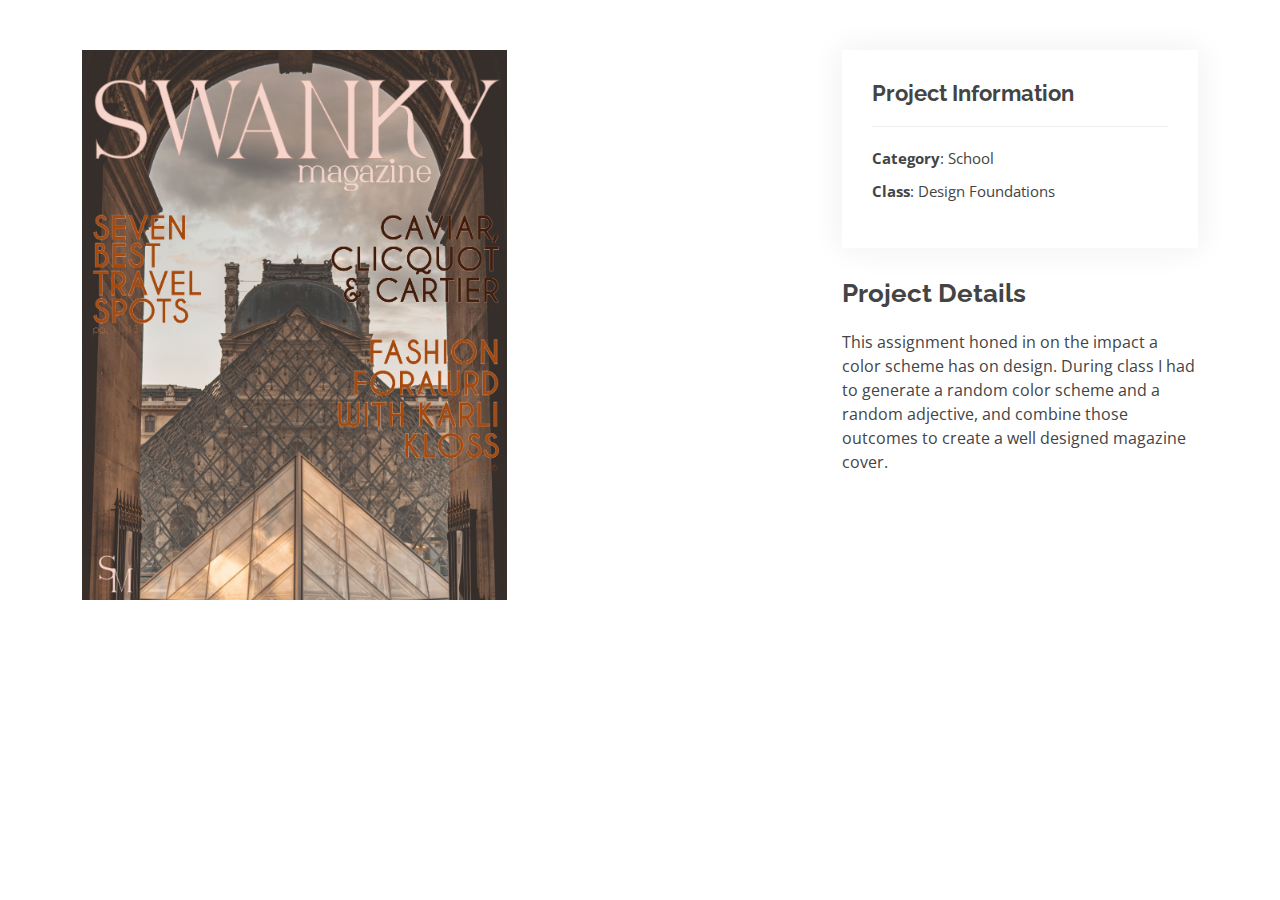
<file: portfolio-details-mdc.html>
<!DOCTYPE html>
<html lang="en">

<head>
  <meta charset="utf-8">
  <meta content="width=device-width, initial-scale=1.0" name="viewport">

  <title>Magazine Design Challenge Details - Katie Gibson</title>
  <meta content="" name="description">
  <meta content="" name="keywords">

  <!-- Favicons -->
  <link href="img/favicon.png" rel="icon">
  <link href="img/apple-touch-icon.png" rel="apple-touch-icon">

  <!-- Google Fonts -->
  <link href="https://fonts.googleapis.com/css?family=Open+Sans:300,300i,400,400i,600,600i,700,700i|Raleway:300,300i,400,400i,500,500i,600,600i,700,700i|Poppins:300,300i,400,400i,500,500i,600,600i,700,700i" rel="stylesheet">

  <!-- Vendor CSS Files -->
  <link href="vendor/aos/aos.css" rel="stylesheet">
  <link href="vendor/bootstrap/css/bootstrap.min.css" rel="stylesheet">
  <link href="vendor/bootstrap-icons/bootstrap-icons.css" rel="stylesheet">
  <link href="vendor/boxicons/css/boxicons.min.css" rel="stylesheet">
  <link href="vendor/glightbox/css/glightbox.min.css" rel="stylesheet">
  <link href="vendor/swiper/swiper-bundle.min.css" rel="stylesheet">

  <!-- Template Main CSS File -->
  <link href="css/style.css" rel="stylesheet">

  <!-- =======================================================
  * Template Name: Kelly
  * Updated: May 30 2023 with Bootstrap v5.3.0
  * Template URL: https://bootstrapmade.com/kelly-free-bootstrap-cv-resume-html-template/
  * Author: BootstrapMade.com
  * License: https://bootstrapmade.com/license/
  ======================================================== -->
</head>

<body>

  <main id="main">

    <!-- ======= Portfolio Details Section ======= -->
    <section id="portfolio-details" class="portfolio-details">
      <div class="container">

        <div class="row gy-4">

          <div class="col-lg-8">
            <div class="portfolio-details-slider swiper">
              <div class="swiper-wrapper align-items-center">

                <!div class="swiper-slide">
                  <img src="School/Swanky Zine copy.jpg" alt="" style="width:425px;height:auto;position:relative">
                <!/div>

              </div>
              <div class="swiper-pagination"></div>
            </div>
          </div>

          <div class="col-lg-4">
            <div class="portfolio-info">
              <h3>Project Information</h3>
              <ul>
                <li><strong>Category</strong>: School</li>
                <li><strong>Class</strong>: Design Foundations</li>

              </ul>
            </div>
            <div class="portfolio-description">
              <h2>Project Details</h2>
              <p>This assignment honed in on the impact a color scheme has on design. During class I had to generate a random color scheme and a random adjective, and combine those outcomes to create a well designed magazine cover.
              </p>
            </div>
          </div>

        </div>

      </div>
    </section><!-- End Portfolio Details Section -->

  </main><!-- End #main -->

  <div id="preloader"></div>
  <a href="#" class="back-to-top d-flex align-items-center justify-content-center"><i class="bi bi-arrow-up-short"></i></a>

  <!-- Vendor JS Files -->
  <script src="vendor/purecounter/purecounter_vanilla.js"></script>
  <script src="vendor/aos/aos.js"></script>
  <script src="vendor/bootstrap/js/bootstrap.bundle.min.js"></script>
  <script src="vendor/glightbox/js/glightbox.min.js"></script>
  <script src="vendor/isotope-layout/isotope.pkgd.min.js"></script>
  <script src="vendor/swiper/swiper-bundle.min.js"></script>
  <script src="vendor/waypoints/noframework.waypoints.js"></script>
  <script src="vendor/php-email-form/validate.js"></script>

  <!-- Template Main JS File -->
  <script src="js/main.js"></script>

</body>

</html>
</file>
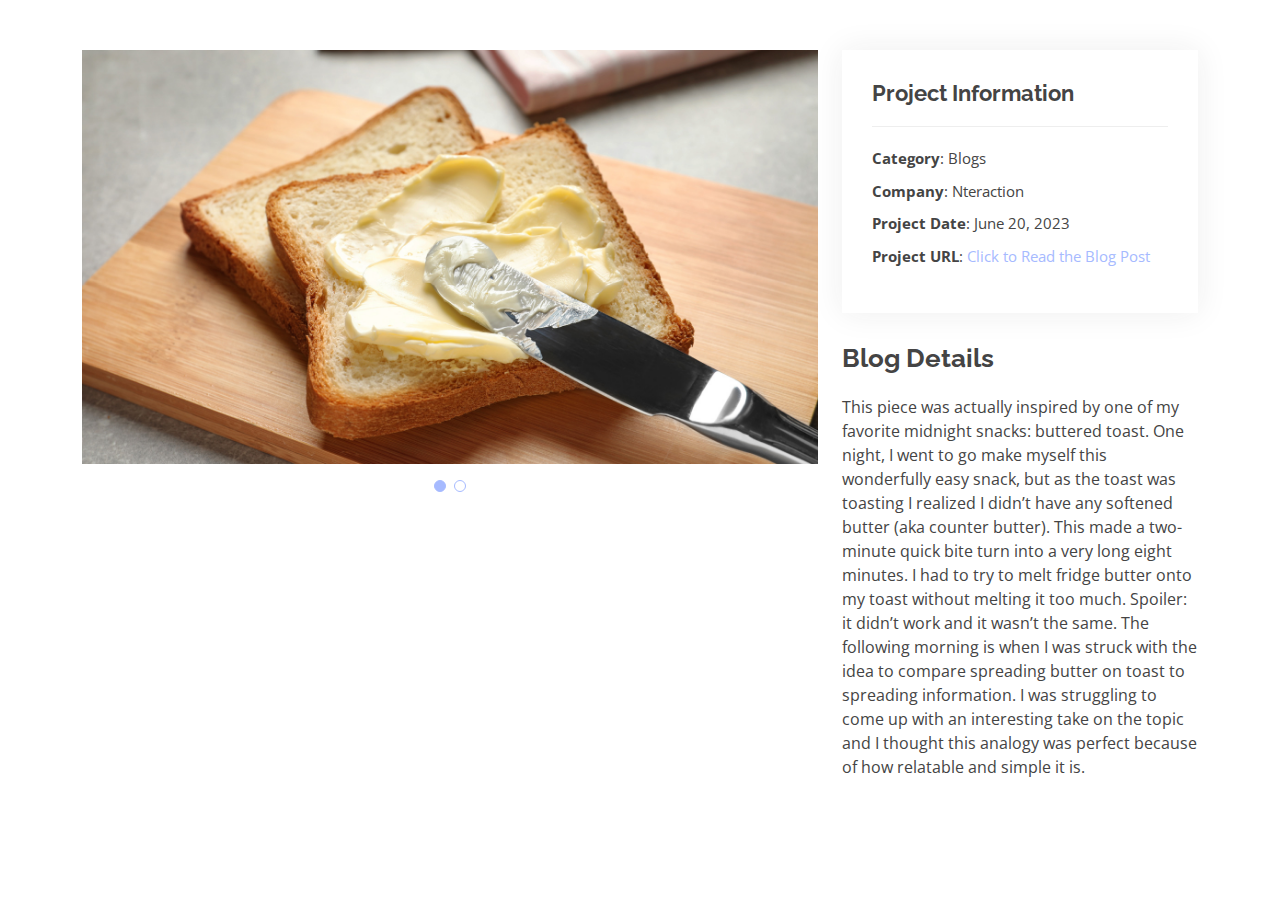
<file: portfolio-details-silb.html>
<!DOCTYPE html>
<html lang="en">

<head>
  <meta charset="utf-8">
  <meta content="width=device-width, initial-scale=1.0" name="viewport">

  <title>Spreading Information Like Butter Details - Katie Gibson</title>
  <meta content="" name="description">
  <meta content="" name="keywords">

  <!-- Favicons -->
  <link href="img/favicon.png" rel="icon">
  <link href="img/apple-touch-icon.png" rel="apple-touch-icon">

  <!-- Google Fonts -->
  <link href="https://fonts.googleapis.com/css?family=Open+Sans:300,300i,400,400i,600,600i,700,700i|Raleway:300,300i,400,400i,500,500i,600,600i,700,700i|Poppins:300,300i,400,400i,500,500i,600,600i,700,700i" rel="stylesheet">

  <!-- Vendor CSS Files -->
  <link href="vendor/aos/aos.css" rel="stylesheet">
  <link href="vendor/bootstrap/css/bootstrap.min.css" rel="stylesheet">
  <link href="vendor/bootstrap-icons/bootstrap-icons.css" rel="stylesheet">
  <link href="vendor/boxicons/css/boxicons.min.css" rel="stylesheet">
  <link href="vendor/glightbox/css/glightbox.min.css" rel="stylesheet">
  <link href="vendor/swiper/swiper-bundle.min.css" rel="stylesheet">

  <!-- Template Main CSS File -->
  <link href="css/style.css" rel="stylesheet">

  <!-- =======================================================
  * Template Name: Kelly
  * Updated: May 30 2023 with Bootstrap v5.3.0
  * Template URL: https://bootstrapmade.com/kelly-free-bootstrap-cv-resume-html-template/
  * Author: BootstrapMade.com
  * License: https://bootstrapmade.com/license/
  ======================================================== -->
</head>

<body>

  <main id="main">

    <!-- ======= Portfolio Details Section ======= -->
    <section id="portfolio-details" class="portfolio-details">
      <div class="container">

        <div class="row gy-4">

          <div class="col-lg-8">
            <div class="portfolio-details-slider swiper">
              <div class="swiper-wrapper align-items-center">

                <div class="swiper-slide">
                  <img src="butter.jpeg" alt="">
                </div>

                <div class="swiper-slide">
                   <object data="Blogs/Spreading Information like Butter - June 2023.pdf" type="application/pdf" width="100%" height="500px">
                   <p>Unable to display PDF file. <a href="Blogs/Spreading Information like Butter - June 2023.pdf">Download</a> instead.</p>
                  </object>
                </div>

              </div>
              <div class="swiper-pagination"></div>
            </div>
          </div>

          <div class="col-lg-4">
            <div class="portfolio-info">
              <h3>Project Information</h3>
              <ul>
                <li><strong>Category</strong>: Blogs</li>
                <li><strong>Company</strong>: Nteraction</li>
                <li><strong>Project Date</strong>: June 20, 2023</li>
                <li><strong>Project URL</strong>: <a href="https://nteraction.com/spread-information-like-butter-with-ease-and-efficiency/">Click to Read the Blog Post</a></li>

              </ul>
            </div>
            <div class="portfolio-description">
              <h2>Blog Details</h2>
              <p>
                This piece was actually inspired by one of my favorite midnight snacks: buttered toast. One night, I went to go make myself this wonderfully easy snack, but as the toast was toasting I realized I didn’t have any softened butter (aka counter butter). This made a two-minute quick bite turn into a very long eight minutes. I had to try to melt fridge butter onto my toast without melting it too much. Spoiler: it didn’t work and it wasn’t the same. The following morning is when I was struck with the idea to compare spreading butter on toast to spreading information. I was struggling to come up with an interesting take on the topic and I thought this analogy was perfect because of how relatable and simple it is.
              </p>
            </div>
          </div>

        </div>

      </div>
    </section><!-- End Portfolio Details Section -->

  </main><!-- End #main -->

  <div id="preloader"></div>
  <a href="#" class="back-to-top d-flex align-items-center justify-content-center"><i class="bi bi-arrow-up-short"></i></a>

  <!-- Vendor JS Files -->
  <script src="vendor/purecounter/purecounter_vanilla.js"></script>
  <script src="vendor/aos/aos.js"></script>
  <script src="vendor/bootstrap/js/bootstrap.bundle.min.js"></script>
  <script src="vendor/glightbox/js/glightbox.min.js"></script>
  <script src="vendor/isotope-layout/isotope.pkgd.min.js"></script>
  <script src="vendor/swiper/swiper-bundle.min.js"></script>
  <script src="vendor/waypoints/noframework.waypoints.js"></script>
  <script src="vendor/php-email-form/validate.js"></script>

  <!-- Template Main JS File -->
  <script src="js/main.js"></script>

</body>

</html>
</file>
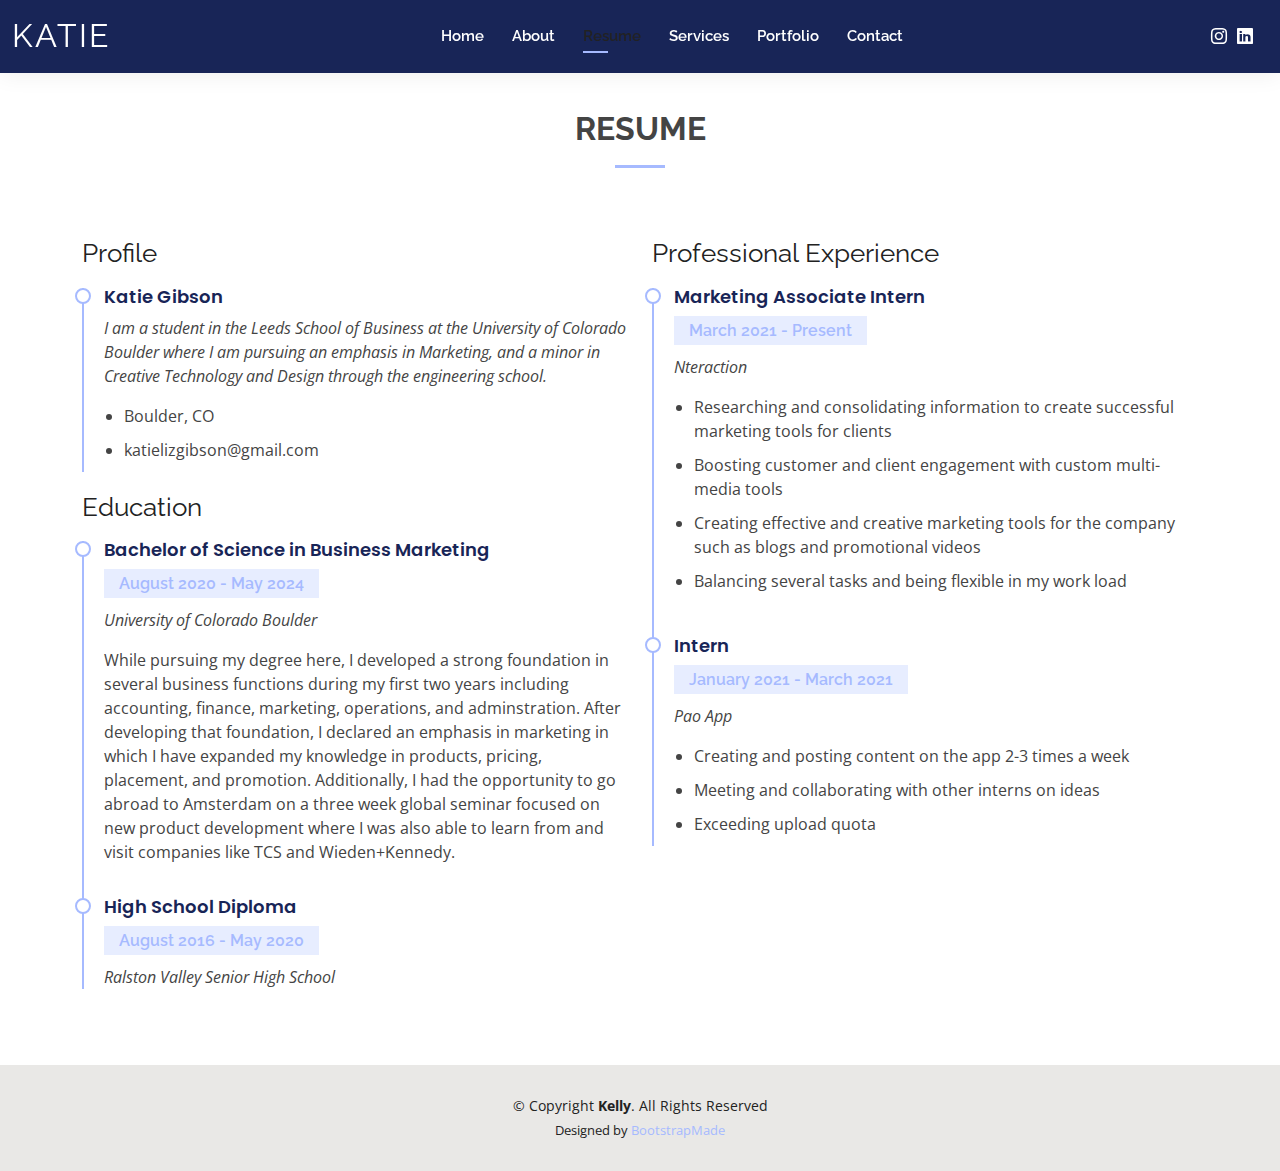
<file: resume.html>
<!DOCTYPE html>
<html lang="en">

<head>
  <meta charset="utf-8">
  <meta content="width=device-width, initial-scale=1.0" name="viewport">

  <title>Resume - Katie Gibson</title>
  <meta content="" name="description">
  <meta content="" name="keywords">

  <!-- Favicons -->
  <link href="img/favicon.png" rel="icon">
  <link href="img/apple-touch-icon.png" rel="apple-touch-icon">

  <!-- Google Fonts -->
  <link href="https://fonts.googleapis.com/css?family=Open+Sans:300,300i,400,400i,600,600i,700,700i|Raleway:300,300i,400,400i,500,500i,600,600i,700,700i|Poppins:300,300i,400,400i,500,500i,600,600i,700,700i" rel="stylesheet">

  <!-- Vendor CSS Files -->
  <link href="vendor/aos/aos.css" rel="stylesheet">
  <link href="vendor/bootstrap/css/bootstrap.min.css" rel="stylesheet">
  <link href="vendor/bootstrap-icons/bootstrap-icons.css" rel="stylesheet">
  <link href="vendor/boxicons/css/boxicons.min.css" rel="stylesheet">
  <link href="vendor/glightbox/css/glightbox.min.css" rel="stylesheet">
  <link href="vendor/swiper/swiper-bundle.min.css" rel="stylesheet">

  <!-- Template Main CSS File -->
  <link href="css/style.css" rel="stylesheet">

  <!-- =======================================================
  * Template Name: Kelly
  * Updated: May 30 2023 with Bootstrap v5.3.0
  * Template URL: https://bootstrapmade.com/kelly-free-bootstrap-cv-resume-html-template/
  * Author: BootstrapMade.com
  * License: https://bootstrapmade.com/license/
  ======================================================== -->
</head>

<body>

  <!-- ======= Header ======= -->
  <header id="header" class="fixed-top">
    <div class="container-fluid d-flex justify-content-between align-items-center">

      <h1 class="logo me-auto me-lg-0"><a href="index.html">Katie</a></h1>
      <!-- Uncomment below if you prefer to use an image logo -->
      <!-- <a href="index.html" class="logo"><img src="img/logo.png" alt="" class="img-fluid"></a>-->

      <nav id="navbar" class="navbar order-last order-lg-0">
        <ul>
          <li><a href="index.html">Home</a></li>
          <li><a href="about.html">About</a></li>
          <li><a class="active" href="resume.html">Resume</a></li>
          <li><a href="services.html">Services</a></li>
          <li><a href="portfolio.html">Portfolio</a></li>
          <li><a href="contact.html">Contact</a></li>
        </ul>
        <i class="bi bi-list mobile-nav-toggle"></i>
      </nav><!-- .navbar -->

      <div class="header-social-links">
        <a href="https://www.instagram.com/__katiegibson/" class="instagram"><i class="bi bi-instagram"></i></a>
        <a href="https://www.linkedin.com/in/katie-gibson-3aa3541b3" class="linkedin"><i class="bi bi-linkedin"></i></i></a>
      </div>

    </div>

  </header><!-- End Header -->

  <main id="main">

    <!-- ======= Resume Section ======= -->
    <section id="resume" class="resume">
      <div class="container" data-aos="fade-up">

        <div class="section-title">
          <h2>Resume</h2>
          <!--
          <p>Magnam dolores commodi suscipit. Necessitatibus eius consequatur ex aliquid fuga eum quidem. Sit sint consectetur velit. Quisquam quos quisquam cupiditate. Et nemo qui impedit suscipit alias ea. Quia fugiat sit in iste officiis commodi quidem hic quas.<!/p>
       -->
        </div>

        <div class="row">
          <div class="col-lg-6">
            <h3 class="resume-title">Profile</h3>
            <div class="resume-item pb-0">
              <h4>Katie Gibson</h4>
              <p><em>I am a student in the Leeds School of Business at the University of Colorado Boulder where I am pursuing an emphasis in Marketing, and a minor in Creative Technology and Design through the engineering school.</em></p>
              <p>
              <ul>
                <li>Boulder, CO</li>
                <li>katielizgibson@gmail.com</li>
              </ul>
              </p>
            </div>

            <h3 class="resume-title">Education</h3>
            <div class="resume-item">
              <h4>Bachelor of Science in Business Marketing</h4>
              <h5>August 2020 - May 2024</h5>
              <p><em>University of Colorado Boulder</em></p>
              <p>While pursuing my degree here, I developed a strong foundation in several business functions during my first two years including accounting, finance, marketing, operations, and adminstration. After developing that foundation, I declared an emphasis in marketing in which I have expanded my knowledge in products, pricing, placement, and promotion. Additionally, I had the opportunity to go abroad to Amsterdam on a three week global seminar focused on new product development where I was also able to learn from and visit companies like TCS and Wieden+Kennedy.</p>
            </div>
            <div class="resume-item">
              <h4>High School Diploma</h4>
              <h5>August 2016 - May 2020</h5>
              <p><em>Ralston Valley Senior High School</em></p>
            </div>
          </div>
          <div class="col-lg-6">
            <h3 class="resume-title">Professional Experience</h3>
            <div class="resume-item">
              <h4>Marketing Associate Intern</h4>
              <h5>March 2021 - Present</h5>
              <p><em>Nteraction</em></p>
              <p>
              <ul>
                <li>Researching and consolidating information to create successful marketing tools for clients</li>
                <li>Boosting customer and client engagement with custom multi-media tools</li>
                <li>Creating effective and creative marketing tools for the company such as blogs and promotional videos</li>
                <li>Balancing several tasks and being flexible in my work load</li>
              </ul>
              </p>
            </div>
            <div class="resume-item">
              <h4>Intern</h4>
              <h5>January 2021 - March 2021</h5>
              <p><em>Pao App</em></p>
              <p>
              <ul>
                <li>Creating and posting content on the app 2-3 times a week</li>
                <li>Meeting and collaborating with other interns on ideas</li>
                <li>Exceeding upload quota</li>
              </ul>
              </p>
            </div>
          </div>
        </div>

      </div>
    </section><!-- End Resume Section -->

  </main><!-- End #main -->

  <!-- ======= Footer ======= -->
  <footer id="footer">
    <div class="container">
      <div class="copyright">
        &copy; Copyright <strong><span>Kelly</span></strong>. All Rights Reserved
      </div>
      <div class="credits">
        <!-- All the links in the footer should remain intact. -->
        <!-- You can delete the links only if you purchased the pro version. -->
        <!-- Licensing information: https://bootstrapmade.com/license/ -->
        <!-- Purchase the pro version with working PHP/AJAX contact form: https://bootstrapmade.com/kelly-free-bootstrap-cv-resume-html-template/ -->
        Designed by <a href="https://bootstrapmade.com/">BootstrapMade</a>
      </div>
    </div>
  </footer><!-- End  Footer -->

  <div id="preloader"></div>
  <a href="#" class="back-to-top d-flex align-items-center justify-content-center"><i class="bi bi-arrow-up-short"></i></a>

  <!-- Vendor JS Files -->
  <script src="vendor/purecounter/purecounter_vanilla.js"></script>
  <script src="vendor/aos/aos.js"></script>
  <script src="vendor/bootstrap/js/bootstrap.bundle.min.js"></script>
  <script src="vendor/glightbox/js/glightbox.min.js"></script>
  <script src="vendor/isotope-layout/isotope.pkgd.min.js"></script>
  <script src="vendor/swiper/swiper-bundle.min.js"></script>
  <script src="vendor/waypoints/noframework.waypoints.js"></script>
  <script src="vendor/php-email-form/validate.js"></script>

  <!-- Template Main JS File -->
  <script src="js/main.js"></script>

</body>

</html>
</file>
<file: css/style.css>
/**
* Template Name: Kelly
* Updated: May 30 2023 with Bootstrap v5.3.0
* Template URL: https://bootstrapmade.com/kelly-free-bootstrap-cv-resume-html-template/
* Author: BootstrapMade.com
* License: https://bootstrapmade.com/license/
*/

/*--------------------------------------------------------------
# General
--------------------------------------------------------------*/
body {
  font-family: "Open Sans", sans-serif;
  color: #444444;
}

a {
  color: #A6BAFF;
  text-decoration: none;
}

a:hover {
  color: #5768A4;
  text-decoration: none;
}

h1,
h2,
h3,
h4,
h5,
h6 {
  font-family: "Raleway", sans-serif;
}

#main {
  margin-top: 50px;
}

@media (max-width: 992px) {
  #main {
    margin-top: 30px;
  }
}

/*--------------------------------------------------------------
# Preloader
--------------------------------------------------------------*/
#preloader {
  position: fixed;
  top: 0;
  left: 0;
  right: 0;
  bottom: 0;
  z-index: 9999;
  overflow: hidden;
  background: #fff;
}

#preloader:before {
  content: "";
  position: fixed;
  top: calc(50% - 30px);
  left: calc(50% - 30px);
  border: 6px solid #A6BAFF;
  border-top-color: #E7EDFF;
  border-radius: 50%;
  width: 60px;
  height: 60px;
  animation: animate-preloader 1s linear infinite;
}

@keyframes animate-preloader {
  0% {
    transform: rotate(0deg);
  }

  100% {
    transform: rotate(360deg);
  }
}

/*--------------------------------------------------------------
# Back to top button
--------------------------------------------------------------*/
.back-to-top {
  position: fixed;
  visibility: hidden;
  opacity: 0;
  right: 15px;
  bottom: 15px;
  z-index: 996;
  background: #A6BAFF;
  width: 40px;
  height: 40px;
  border-radius: 50px;
  transition: all 0.4s;
}

.back-to-top i {
  font-size: 24px;
  color: #fff;
  line-height: 0;
}

.back-to-top:hover {
  background: #6B8CFF;
  color: #fff;
}

.back-to-top.active {
  visibility: visible;
  opacity: 1;
}

/*--------------------------------------------------------------
# Header
--------------------------------------------------------------*/
#header {
  background: #182557; /* #e9e8e6; */
  box-shadow: 0px 0px 25px 0 rgba(0, 0, 0, 0.08);
  z-index: 997;
  padding: 15px 0;
}

#header .logo {
  font-size: 32px;
  margin: 0;
  padding: 0;
  line-height: 1;
  font-weight: 400;
  letter-spacing: 2px;
  text-transform: uppercase;
}

#header .logo a {
  color: #ffffff; /* #222222; */
}

#header .logo img {
  max-height: 40px;
}

@media (max-width: 992px) {
  #header .logo {
    font-size: 28px;
  }
}

/*--------------------------------------------------------------
# Header Social Links
--------------------------------------------------------------*/
.header-social-links {
  padding-right: 15px;
}

.header-social-links a {
  color: #ffffff; /* #6f6f6f; */
  padding-left: 6px;
  display: inline-block;
  line-height: 0px;
  transition: 0.3s;
  font-size: 16px;
}

.header-social-links a:hover {
  color: #A6BAFF;
}

/*--------------------------------------------------------------
# Navigation Menu
--------------------------------------------------------------*/
/**
* Desktop Navigation 
*/
.navbar {
  padding: 0;
}

.navbar ul {
  margin: 0;
  padding: 0;
  display: flex;
  list-style: none;
  align-items: center;
}

.navbar li {
  position: relative;
  padding: 10px 0 10px 28px;
}

.navbar a,
.navbar a:focus {
  display: flex;
  align-items: center;
  justify-content: space-between;
  font-family: "Raleway", sans-serif;
  font-size: 15px;
  font-weight: 600;
  color: #ffffff; /* #888888; */
  white-space: nowrap;
  transition: 0.3s;
  position: relative;
}

.navbar a i,
.navbar a:focus i {
  font-size: 12px;
  line-height: 0;
  margin-left: 5px;
}

.navbar>ul>li>a:before {
  content: "";
  position: absolute;
  width: 0;
  height: 2px;
  bottom: -5px;
  left: 0;
  background-color: #A6BAFF;
  visibility: hidden;
  width: 0px;
  transition: all 0.3s ease-in-out 0s;
}

.navbar a:hover:before,
.navbar li:hover>a:before,
.navbar .active:before {
  visibility: visible;
  width: 25px;
}

.navbar a:hover,
.navbar .active,
.navbar .active:focus,
.navbar li:hover>a {
  color: #222222;
}

.navbar .dropdown ul {
  display: block;
  position: absolute;
  left: 14px;
  top: calc(100% + 30px);
  margin: 0;
  padding: 10px 0;
  z-index: 99;
  opacity: 0;
  visibility: hidden;
  background: #fff;
  box-shadow: 0px 0px 30px rgba(127, 137, 161, 0.25);
  transition: 0.3s;
  border-radius: 4px;
}

.navbar .dropdown ul li {
  min-width: 200px;
  padding: 0;
}

.navbar .dropdown ul a {
  padding: 10px 20px;
  font-size: 15px;
  text-transform: none;
  font-weight: 600;
}

.navbar .dropdown ul a i {
  font-size: 12px;
}

.navbar .dropdown ul a:hover,
.navbar .dropdown ul .active:hover,
.navbar .dropdown ul li:hover>a {
  color: #A6BAFF;
}

.navbar .dropdown:hover>ul {
  opacity: 1;
  top: 100%;
  visibility: visible;
}

.navbar .dropdown .dropdown ul {
  top: 0;
  left: calc(100% - 30px);
  visibility: hidden;
}

.navbar .dropdown .dropdown:hover>ul {
  opacity: 1;
  top: 0;
  left: 100%;
  visibility: visible;
}

@media (max-width: 1366px) {
  .navbar .dropdown .dropdown ul {
    left: -90%;
  }

  .navbar .dropdown .dropdown:hover>ul {
    left: -100%;
  }
}

/**
* Mobile Navigation 
*/
.mobile-nav-toggle {
  color: #222222;
  font-size: 28px;
  cursor: pointer;
  display: none;
  line-height: 0;
  transition: 0.5s;
}

.mobile-nav-toggle.bi-x {
  color: #fff;
}

@media (max-width: 991px) {
  .mobile-nav-toggle {
    display: block;
  }

  .navbar ul {
    display: none;
  }
}

.navbar-mobile {
  position: fixed;
  overflow: hidden;
  top: 0;
  right: 0;
  left: 0;
  bottom: 0;
  background: rgba(9, 9, 9, 0.9);
  transition: 0.3s;
  z-index: 999;
}

.navbar-mobile .mobile-nav-toggle {
  position: absolute;
  top: 15px;
  right: 15px;
}

.navbar-mobile ul {
  display: block;
  position: absolute;
  top: 55px;
  right: 15px;
  bottom: 15px;
  left: 15px;
  padding: 10px 0;
  border-radius: 10px;
  background-color: #fff;
  overflow-y: auto;
  transition: 0.3s;
}

.navbar-mobile a,
.navbar-mobile a:focus {
  font-size: 15px;
  padding-right: 15px;
  color: #222222;
}

.navbar-mobile a:hover,
.navbar-mobile .active,
.navbar-mobile li:hover>a {
  color: #A6BAFF;
}

.navbar-mobile .getstarted,
.navbar-mobile .getstarted:focus {
  margin: 15px;
}

.navbar-mobile .dropdown ul {
  position: static;
  display: none;
  margin: 10px 20px;
  padding: 10px 0;
  z-index: 99;
  opacity: 1;
  visibility: visible;
  background: #fff;
  box-shadow: 0px 0px 30px rgba(127, 137, 161, 0.25);
}

.navbar-mobile .dropdown ul li {
  min-width: 200px;
}

.navbar-mobile .dropdown ul a {
  padding: 10px 20px;
}

.navbar-mobile .dropdown ul a i {
  font-size: 12px;
}

.navbar-mobile .dropdown ul a:hover,
.navbar-mobile .dropdown ul .active:hover,
.navbar-mobile .dropdown ul li:hover>a {
  color: #A6BAFF;
}

.navbar-mobile .dropdown>.dropdown-active {
  display: block;
}

/*--------------------------------------------------------------
# Hero Section
--------------------------------------------------------------*/
#hero {
  width: 100%;
  height: 100vh;
  background: url("../img/hero-bg.jpg") top right;
  background-size: cover;
}

#hero .container {
  padding-top: 70px;
  position: relative;
}

@media (max-width: 992px) {
  #hero .container {
    padding-top: 58px;
  }
}

#hero h1 {
  margin: 0;
  font-size: 48px;
  font-weight: 700;
  line-height: 56px;
  color: #222222;
}

#hero h2 {
  color: #6f6f6f;
  margin: 10px 0 0 0;
  font-size: 22px;
}

#hero .btn-about {
  font-family: "Raleway", sans-serif;
  text-transform: uppercase;
  font-weight: 600;
  font-size: 12px;
  letter-spacing: 1px;
  display: inline-block;
  padding: 12px 40px;
  border-radius: 50px;
  transition: 0.5s;
  margin-top: 30px;
  color: #fff;
  background: #A6BAFF;
}

#hero .btn-about:hover {
  background: #5768A4;
}

@media (min-width: 1024px) {
  #hero {
    background-attachment: fixed;
  }
}

@media (max-width: 992px) {
  #hero:before {
    content: "";
    background: rgba(255, 255, 255, 0.8);
    position: absolute;
    bottom: 0;
    top: 0;
    left: 0;
    right: 0;
  }

  #hero h1 {
    font-size: 28px;
    line-height: 36px;
  }

  #hero h2 {
    font-size: 18px;
    line-height: 24px;
  }
}

/*--------------------------------------------------------------
# Sections General
--------------------------------------------------------------*/
section {
  padding: 60px 0;
}

.section-bg {
  background-color: #CFD8F8;
}

.section-title {
  text-align: center;
  padding-bottom: 30px;
}

.section-title h2 {
  font-size: 32px;
  font-weight: bold;
  text-transform: uppercase;
  margin-bottom: 20px;
  padding-bottom: 20px;
  position: relative;
}

.section-title h2::after {
  content: "";
  position: absolute;
  display: block;
  width: 50px;
  height: 3px;
  background: #A6BAFF;
  bottom: 0;
  left: calc(50% - 25px);
}

.section-title p {
  margin-bottom: 0;
}

/*--------------------------------------------------------------
# Cta
--------------------------------------------------------------*/
.cta {
  background: linear-gradient(rgba(0, 0, 0, 0.6), rgba(0, 0, 0, 0.6)), url("../img/bg-1.jpg") fixed center center;
  background-size: cover;
  padding: 80px 0;
}

.cta h3 {
  color: #fff;
  font-size: 28px;
  font-weight: 700;
}

.cta p {
  color: #fff;
}

.cta .cta-btn {
  font-family: "Raleway", sans-serif;
  text-transform: uppercase;
  font-weight: 500;
  font-size: 16px;
  letter-spacing: 1px;
  display: inline-block;
  padding: 8px 20px;
  border-radius: 2px;
  transition: 0.5s;
  margin: 10px;
  border: 2px solid #fff;
  color: #fff;
}

.cta .cta-btn:hover {
  background: #A6BAFF;
  border: 2px solid #A6BAFF;
}

@media (max-width: 1024px) {
  .cta {
    background-attachment: scroll;
  }
}

@media (min-width: 769px) {
  .cta .cta-btn-container {
    display: flex;
    align-items: center;
    justify-content: flex-end;
  }
}

/*--------------------------------------------------------------
# About
--------------------------------------------------------------*/
.about .content h3 {
  font-weight: 700;
  font-size: 26px;
  color: #555555;
}

.about .content ul {
  list-style: none;
  padding: 0;
}

.about .content ul li {
  padding-bottom: 10px;
}

.about .content ul i {
  font-size: 20px;
  padding-right: 2px;
  color: #A6BAFF;
}

.about .content p:last-child {
  margin-bottom: 0;
}

/*--------------------------------------------------------------
# Skills
--------------------------------------------------------------*/
.skills .progress {
  height: 60px;
  display: block;
  background: none;
  border-radius: 0;
}

.skills .progress .skill {
  padding: 10px 0;
  margin: 0 0 6px 0;
  text-transform: uppercase;
  display: block;
  font-weight: 600;
  font-family: "Poppins", sans-serif;
  color: #222222;
}

.skills .progress .skill .val {
  float: right;
  font-style: normal;
}

.skills .progress-bar-wrap {
  background: #f3f3f3;
}

.skills .progress-bar {
  width: 1px;
  height: 10px;
  transition: 0.9s;
  background-color: #A6BAFF;
}

/*--------------------------------------------------------------
# Facts
--------------------------------------------------------------*/
.facts .counters span {
  font-size: 48px;
  display: block;
  color: #A6BAFF;
}

.facts .counters p {
  padding: 0;
  margin: 0 0 20px 0;
  font-family: "Raleway", sans-serif;
  font-size: 14px;
}

/*--------------------------------------------------------------
# Testimonials
--------------------------------------------------------------*/
.testimonials .section-header {
  margin-bottom: 40px;
}

.testimonials .testimonials-carousel,
.testimonials .testimonials-slider {
  overflow: hidden;
}

.testimonials .testimonial-item {
  text-align: center;
}

.testimonials .testimonial-item .testimonial-img {
  width: 120px;
  border-radius: 50%;
  border: 4px solid #fff;
  margin: 0 auto;
}

.testimonials .testimonial-item h3 {
  font-size: 20px;
  font-weight: bold;
  margin: 10px 0 5px 0;
  color: #111;
}

.testimonials .testimonial-item h4 {
  font-size: 14px;
  color: #999;
  margin: 0 0 15px 0;
}

.testimonials .testimonial-item .quote-icon-left,
.testimonials .testimonial-item .quote-icon-right {
  color: #BAC9FF;
  font-size: 26px;
}

.testimonials .testimonial-item .quote-icon-left {
  display: inline-block;
  left: -5px;
  position: relative;
}

.testimonials .testimonial-item .quote-icon-right {
  display: inline-block;
  right: -5px;
  position: relative;
  top: 10px;
}

.testimonials .testimonial-item p {
  font-style: italic;
  margin: 0 auto 15px auto;
}

@media (min-width: 992px) {
  .testimonials .testimonial-item p {
    width: 80%;
  }
}

.testimonials .swiper-pagination {
  margin-top: 20px;
  position: relative;
}

.testimonials .swiper-pagination .swiper-pagination-bullet {
  width: 12px;
  height: 12px;
  background-color: #fff;
  opacity: 1;
  border: 1px solid #A6BAFF;
}

.testimonials .swiper-pagination .swiper-pagination-bullet-active {
  background-color: #A6BAFF;
}

/*--------------------------------------------------------------
# Resume
--------------------------------------------------------------*/
.resume .resume-title {
  font-size: 26px;
  font-weight: 400;
  margin-top: 20px;
  margin-bottom: 20px;
  color: #222222;
}

.resume .resume-item {
  padding: 0 0 20px 20px;
  margin-top: -2px;
  border-left: 2px solid #A6BAFF;
  position: relative;
}

.resume .resume-item h4 {
  line-height: 18px;
  font-size: 18px;
  font-weight: 600;
  font-family: "Poppins", sans-serif;
  color: #182557;
  margin-bottom: 10px;
}

.resume .resume-item h5 {
  font-size: 16px;
  background: #E7EDFF;
  padding: 5px 15px;
  display: inline-block;
  font-weight: 600;
  margin-bottom: 10px;
  color: #A6BAFF;
}

.resume .resume-item ul {
  padding-left: 20px;
}

.resume .resume-item ul li {
  padding-bottom: 10px;
}

.resume .resume-item:last-child {
  padding-bottom: 0;
}

.resume .resume-item::before {
  content: "";
  position: absolute;
  width: 16px;
  height: 16px;
  border-radius: 50px;
  left: -9px;
  top: 0;
  background: #fff;
  border: 2px solid #A6BAFF;
}

/*--------------------------------------------------------------
# Services
--------------------------------------------------------------*/
.services .icon-box {
  text-align: center;
  padding: 70px 20px 80px 20px;
  transition: all ease-in-out 0.3s;
  background: #fff;
  box-shadow: 0px 0 35px 0 rgba(0, 0, 0, 0.08);
}

.services .icon-box .icon {
  margin: 0 auto;
  width: 100px;
  height: 100px;
  display: flex;
  align-items: center;
  justify-content: center;
  transition: ease-in-out 0.3s;
  position: relative;
}

.services .icon-box .icon i {
  font-size: 36px;
  transition: 0.5s;
  position: relative;
}

.services .icon-box .icon svg {
  position: absolute;
  top: 0;
  left: 0;
}

.services .icon-box .icon svg path {
  transition: 0.5s;
  fill: #f5f5f5;
}

.services .icon-box h4 {
  font-weight: 600;
  margin: 10px 0 15px 0;
  font-size: 22px;
}

.services .icon-box h4 a {
  color: #222222;
  transition: ease-in-out 0.3s;
}

.services .icon-box p {
  line-height: 24px;
  font-size: 14px;
  margin-bottom: 0;
}

.services .iconbox-blue i {
  color: #47aeff;
}

.services .iconbox-blue:hover .icon i {
  color: #fff;
}

.services .iconbox-blue:hover .icon path {
  fill: #47aeff;
}

.services .iconbox-orange i {
  color: #ffa76e;
}

.services .iconbox-orange:hover .icon i {
  color: #fff;
}

.services .iconbox-orange:hover .icon path {
  fill: #ffa76e;
}

.services .iconbox-pink i {
  color: #e80368;
}

.services .iconbox-pink:hover .icon i {
  color: #fff;
}

.services .iconbox-pink:hover .icon path {
  fill: #e80368;
}

.services .iconbox-yellow i {
  color: #ffbb2c;
}

.services .iconbox-yellow:hover .icon i {
  color: #fff;
}

.services .iconbox-yellow:hover .icon path {
  fill: #ffbb2c;
}

.services .iconbox-red i {
  color: #ff5828;
}

.services .iconbox-red:hover .icon i {
  color: #fff;
}

.services .iconbox-red:hover .icon path {
  fill: #ff5828;
}

.services .iconbox-teal i {
  color: #11dbcf;
}

.services .iconbox-teal:hover .icon i {
  color: #fff;
}

.services .iconbox-teal:hover .icon path {
  fill: #11dbcf;
}

/*--------------------------------------------------------------
# Portfolio
--------------------------------------------------------------*/
.portfolio .portfolio-item {
  margin-bottom: 30px;
}

.portfolio #portfolio-flters {
  padding: 0;
  margin: 0 auto 20px auto;
  list-style: none;
  text-align: center;
}

.portfolio #portfolio-flters li {
  cursor: pointer;
  display: inline-block;
  padding: 8px 16px 10px 16px;
  font-size: 13px;
  font-weight: 500;
  line-height: 1;
  text-transform: uppercase;
  color: #444444;
  margin-bottom: 5px;
  transition: all 0.3s ease-in-out;
  border-radius: 50px;
}

.portfolio #portfolio-flters li:hover,
.portfolio #portfolio-flters li.filter-active {
  color: #fff;
  background: #A6BAFF;
}

.portfolio #portfolio-flters li:last-child {
  margin-right: 0;
}

.portfolio .portfolio-wrap {
  transition: 0.3s;
  position: relative;
  overflow: hidden;
  z-index: 1;
  background: rgba(34, 34, 34, 0.6);
}

.portfolio .portfolio-wrap::before {
  content: "";
  background: rgba(34, 34, 34, 0.6);
  position: absolute;
  left: 0;
  right: 0;
  top: 0;
  bottom: 0;
  transition: all ease-in-out 0.3s;
  z-index: 2;
  opacity: 0;
}

.portfolio .portfolio-wrap img {
  transition: all ease-in-out 0.3s;
}

.portfolio .portfolio-wrap .portfolio-info {
  opacity: 0;
  position: absolute;
  top: 0;
  left: 0;
  right: 0;
  bottom: 0;
  z-index: 3;
  transition: all ease-in-out 0.3s;
  display: flex;
  flex-direction: column;
  justify-content: flex-end;
  align-items: flex-start;
  padding: 20px;
}

.portfolio .portfolio-wrap .portfolio-info h4 {
  font-size: 20px;
  color: #fff;
  font-weight: 600;
}

.portfolio .portfolio-wrap .portfolio-info p {
  color: rgba(255, 255, 255, 0.7);
  font-size: 14px;
  text-transform: uppercase;
  padding: 0;
  margin: 0;
  font-style: italic;
}

.portfolio .portfolio-wrap .portfolio-links {
  text-align: center;
  z-index: 4;
}

.portfolio .portfolio-wrap .portfolio-links a {
  color: #fff;
  margin: 0 5px 0 0;
  font-size: 28px;
  display: inline-block;
  transition: 0.3s;
}

.portfolio .portfolio-wrap .portfolio-links a:hover {
  color: #6B8CFF;
}

.portfolio .portfolio-wrap:hover::before {
  opacity: 1;
}

.portfolio .portfolio-wrap:hover img {
  transform: scale(1.2);
}

.portfolio .portfolio-wrap:hover .portfolio-info {
  opacity: 1;
}

/*--------------------------------------------------------------
# Portfolio Details
--------------------------------------------------------------*/
.portfolio-details {
  padding-top: 0;
}

.portfolio-details .portfolio-details-slider img {
  width: 100%;
}

.portfolio-details .portfolio-details-slider .swiper-pagination {
  margin-top: 20px;
  position: relative;
}

.portfolio-details .portfolio-details-slider .swiper-pagination .swiper-pagination-bullet {
  width: 12px;
  height: 12px;
  background-color: #fff;
  opacity: 1;
  border: 1px solid #A6BAFF;
}

.portfolio-details .portfolio-details-slider .swiper-pagination .swiper-pagination-bullet-active {
  background-color: #A6BAFF;
}

.portfolio-details .portfolio-info {
  padding: 30px;
  box-shadow: 0px 0 30px rgba(34, 34, 34, 0.08);
}

.portfolio-details .portfolio-info h3 {
  font-size: 22px;
  font-weight: 700;
  margin-bottom: 20px;
  padding-bottom: 20px;
  border-bottom: 1px solid #eee;
}

.portfolio-details .portfolio-info ul {
  list-style: none;
  padding: 0;
  font-size: 15px;
}

.portfolio-details .portfolio-info ul li+li {
  margin-top: 10px;
}

.portfolio-details .portfolio-description {
  padding-top: 30px;
}

.portfolio-details .portfolio-description h2 {
  font-size: 26px;
  font-weight: 700;
  margin-bottom: 20px;
}

.portfolio-details .portfolio-description p {
  padding: 0;
}

/*--------------------------------------------------------------
# Contact
--------------------------------------------------------------*/
.contact .info {
  width: 100%;
  background: #fff;
}

.contact .info i {
  font-size: 20px;
  color: #A6BAFF;
  float: left;
  width: 44px;
  height: 44px;
  background: #E7EDFF;
  display: flex;
  justify-content: center;
  align-items: center;
  border-radius: 50px;
  transition: all 0.3s ease-in-out;
}

.contact .info h4 {
  padding: 0 0 0 60px;
  font-size: 22px;
  font-weight: 600;
  margin-bottom: 5px;
  color: #222222;
}

.contact .info p {
  padding: 0 0 0 60px;
  margin-bottom: 0;
  font-size: 14px;
  color: #555555;
}

.contact .info .email,
.contact .info .phone {
  margin-top: 40px;
}

.contact .info .email:hover i,
.contact .info .address:hover i,
.contact .info .phone:hover i {
  background: #A6BAFF;
  color: #fff;
}

.contact .php-email-form {
  width: 100%;
  background: #fff;
}

.contact .php-email-form .form-group {
  padding-bottom: 8px;
}

.contact .php-email-form .error-message {
  display: none;
  color: #fff;
  background: #ed3c0d;
  text-align: center;
  padding: 15px;
  font-weight: 600;
}

.contact .php-email-form .sent-message {
  display: none;
  color: #fff;
  background: #18d26e;
  text-align: center;
  padding: 15px;
  font-weight: 600;
}

.contact .php-email-form .loading {
  display: none;
  background: #fff;
  text-align: center;
  padding: 15px;
}

.contact .php-email-form .loading:before {
  content: "";
  display: inline-block;
  border-radius: 50%;
  width: 24px;
  height: 24px;
  margin: 0 10px -6px 0;
  border: 3px solid #18d26e;
  border-top-color: #eee;
  animation: animate-loading 1s linear infinite;
}

.contact .php-email-form input,
.contact .php-email-form textarea {
  border-radius: 4px;
  box-shadow: none;
  font-size: 14px;
}

.contact .php-email-form input:focus,
.contact .php-email-form textarea:focus {
  border-color: #A6BAFF;
}

.contact .php-email-form input {
  height: 44px;
}

.contact .php-email-form textarea {
  padding: 10px 12px;
}

.contact .php-email-form button[type=submit] {
  background: #A6BAFF;
  border: 0;
  padding: 10px 30px 12px 30px;
  color: #fff;
  transition: 0.4s;
  border-radius: 50px;
}

.contact .php-email-form button[type=submit]:hover {
  background: #5768A4;
}

@keyframes animate-loading {
  0% {
    transform: rotate(0deg);
  }

  100% {
    transform: rotate(360deg);
  }
}

/*--------------------------------------------------------------
# Footer
--------------------------------------------------------------*/
#footer {
  background: #e9e8e6;
  padding: 30px 0;
  color: #222222;
  font-size: 14px;
  text-align: center;
}

#footer .credits {
  padding-top: 5px;
  font-size: 13px;
}

#footer .credits a {
  color: #A6BAFF;
}
</file>
